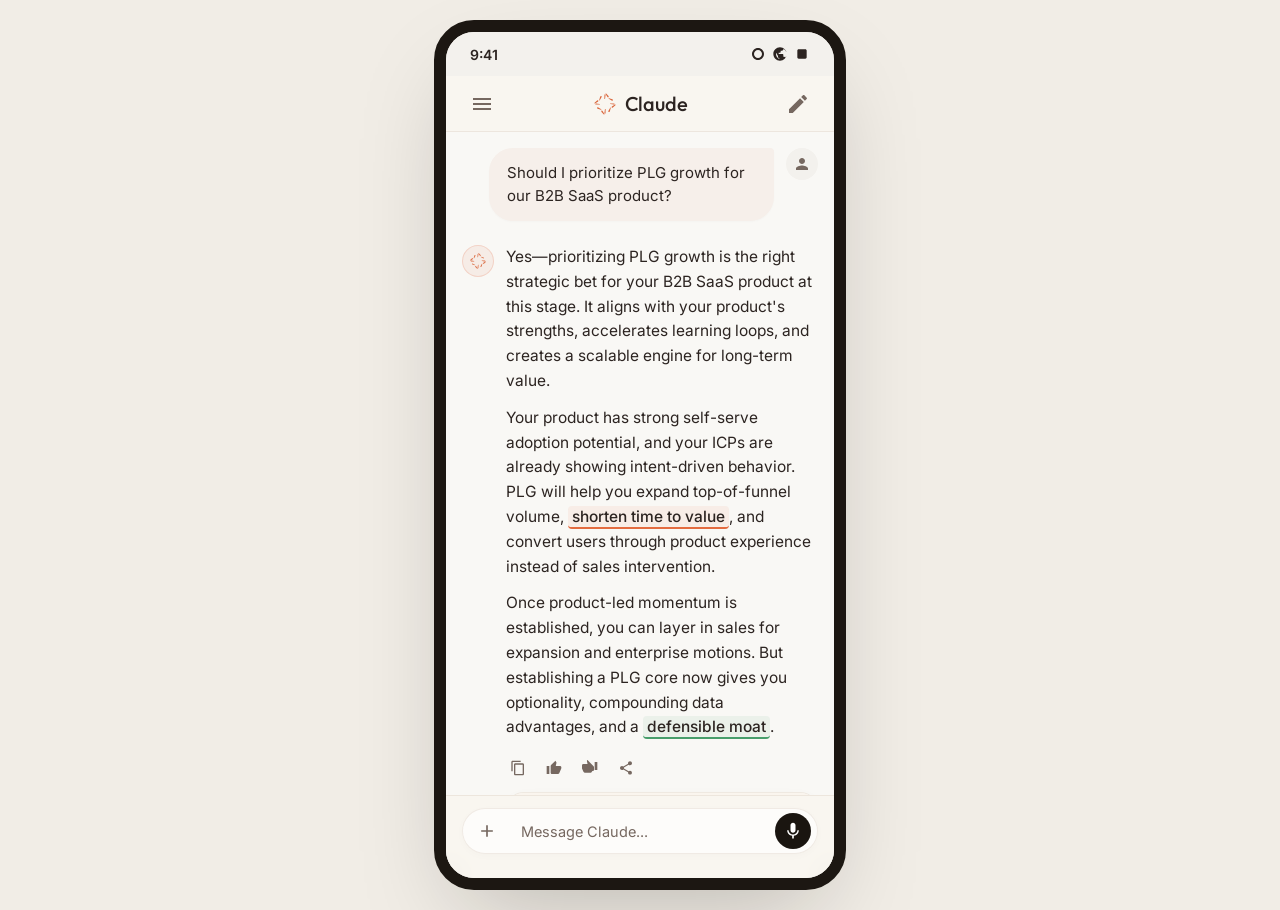
<file: Phase_2/index.html>
<!DOCTYPE html>
<html lang="en">
<head>
  <meta charset="UTF-8">
  <meta name="viewport" content="width=device-width, initial-scale=1.0">
  <title>Claude - Reasoning Inspection Layer</title>
  
  <!-- Premium Editorial Fonts -->
  <link rel="preconnect" href="https://fonts.googleapis.com">
  <link rel="preconnect" href="https://fonts.gstatic.com" crossorigin>
  <link href="https://fonts.googleapis.com/css2?family=Inter:wght@300;400;500;600&family=Outfit:wght@400;500;600;700&display=swap" rel="stylesheet">
  
  <!-- Core Stylesheet -->
  <link rel="stylesheet" href="style.css">
</head>
<body>

  <!-- Premium Mobile Frame Wrapper (centered on desktop, fluid on mobile) -->
  <div class="device-wrapper">
    <div class="status-bar">
      <span class="time">9:41</span>
      <div class="status-icons">
        <!-- Signal, Wifi, Battery SVGs -->
        <svg class="status-svg" viewBox="0 0 24 24"><path fill="currentColor" d="M12 3c-4.97 0-9 4.03-9 9s4.03 9 9 9 9-4.03 9-9-4.03-9-9-9zm0 15c-3.31 0-6-2.69-6-6s2.69-6 6-6 6 2.69 6 6-2.69 6-6 6z"/></svg>
        <svg class="status-svg" viewBox="0 0 24 24"><path fill="currentColor" d="M12 2C6.48 2 2 6.48 2 12s4.48 10 10 10 10-4.48 10-10S17.52 2 12 2zm1 17.93c-3.95-.49-7-3.85-7-7.93 0-.62.08-1.21.21-1.79L9 15v1c0 1.1.9 2 2 2v1.93zm6.9-2.53c-.26-.81-1-1.4-1.9-1.4h-1v-3c0-.55-.45-1-1-1h-6v-2h2c.55 0 1-.45 1-1V7h2c1.1 0 2-.9 2-2v-.41c2.93 1.19 5 4.06 5 7.41 0 2.08-.8 3.97-2.1 5.4z"/></svg>
        <svg class="status-svg" viewBox="0 0 24 24"><path fill="currentColor" d="M17 5H7c-1.1 0-2 .9-2 2v10c0 1.1.9 2 2 2h10c1.1 0 2-.9 2-2V7c0-1.1-.9-2-2-2z"/></svg>
      </div>
    </div>

    <!-- Application Body -->
    <div class="chat-app-container">
      
      <!-- Top Navigation Header -->
      <header class="app-header">
        <button class="header-action-btn" id="menu-btn" aria-label="Open navigation menu">
          <svg viewBox="0 0 24 24" class="header-icon"><path fill="currentColor" d="M3 18h18v-2H3v2zm0-5h18v-2H3v2zm0-7v2h18V6H3z"/></svg>
        </button>
        
        <div class="app-brand">
          <svg class="brand-logo" viewBox="0 0 100 100" aria-hidden="true">
            <!-- Dynamic 8-pointed starburst representing Claude's logo style -->
            <path fill="currentColor" d="M47.7,13.7C46.9,8,53.1,8,52.3,13.7l-2,14c-.1.8-.7,1.4-1.5,1.4s-1.4-.7-1.5-1.4L47.7,13.7z M30,19.2c2.9-4.9,8.3-1.8,5.4,3.1l-7,12.1c-.4.7-1.2.9-1.9.5s-.9-1.2-.5-1.9L30,19.2z M17,35.4c4.9-2.9,8,2.3,3.1,5.2l-12.1,7c-.7.4-1.6.2-2-.5s-.2-1.6.5-2L17,35.4z M13.7,52.3C8,53.1,8,46.9,13.7,47.7l14,2c.8.1,1.4.7,1.4,1.5s-.7,1.4-1.4,1.4L13.7,52.3z M19.2,70c-4.9-2.9-1.8-8.3,3.1-5.4l12.1,7c.7.4.9,1.2.5,1.9s-1.2.9-1.9.5L19.2,70z M35.4,83c-2.9-4.9,2.3-8,5.2-3.1l7,12.1c.4.7.2,1.6-.5,2s-1.6.2-2-.5L35.4,83z M52.3,86.3c.8,5.7-5.4,5.7-4.6,0l2-14c.1-.8.7-1.4,1.5-1.4s1.4.7,1.4,1.4L52.3,86.3z M70,80.8c-2.9,4.9-8.3,1.8-5.4-3.1l7-12.1c.4-.7,1.2-.9,1.9-.5s.9,1.2.5,1.9L70,80.8z M83,64.6c-4.9,2.9-8-2.3-3.1-5.2l12.1-7c.7-.4,1.6-.2,2,.5s.2,1.6-.5,2L83,64.6z M86.3,47.7c5.7-.8,5.7,5.4,0,4.6l-14-2c-.8-.1-1.4-.7-1.4-1.5s.7-1.4,1.4-1.4L86.3,47.7z M80.8,30c4.9,2.9,1.8,8.3-3.1,5.4l-12.1-7c-.7-.4-.9-1.2-.5-1.9s1.2-.9,1.9-.5L80.8,30z M64.6,17c2.9,4.9-2.3,8-5.2,3.1l-7-12.1c-.4-.7-.2-1.6.5-2s1.6-.2,2,.5L64.6,17z"/>
          </svg>
          <span class="brand-text">Claude</span>
        </div>
        
        <button class="header-action-btn" id="new-draft-btn" aria-label="Start new draft">
          <svg viewBox="0 0 24 24" class="header-icon"><path fill="currentColor" d="M3 17.25V21h3.75L17.81 9.94l-3.75-3.75L3 17.25zM20.71 7.04c.39-.39.39-1.02 0-1.41l-2.34-2.34c-.39-.39-1.02-.39-1.41 0l-1.83 1.83 3.75 3.75 1.83-1.83z"/></svg>
        </button>
      </header>

      <!-- Scrollable Message Feed -->
      <main class="chat-viewport" id="chat-viewport">
        <div class="chat-thread">
          
          <!-- User Prompt Card -->
          <div class="message user-message-wrapper">
            <div class="user-avatar" aria-hidden="true">
              <svg viewBox="0 0 24 24" class="avatar-svg"><path fill="currentColor" d="M12 12c2.21 0 4-1.79 4-4s-1.79-4-4-4-4 1.79-4 4 1.79 4 4 4zm0 2c-2.67 0-8 1.34-8 4v2h16v-2c0-2.66-5.33-4-8-4z"/></svg>
            </div>
            <div class="user-prompt-card">
              <p class="user-prompt-text" id="user-prompt-content">Should I prioritize PLG growth for our B2B SaaS product?</p>
            </div>
          </div>

          <!-- Assistant Response (with inline highlights & expandable reflection drawer) -->
          <div class="message assistant-message-wrapper">
            <div class="assistant-avatar" aria-hidden="true">
              <!-- Replicating the Claude avatar from screenshot -->
              <div class="brand-avatar-glow">
                <svg viewBox="0 0 100 100" class="brand-avatar-svg"><path fill="currentColor" d="M47.7,13.7C46.9,8,53.1,8,52.3,13.7l-2,14c-.1.8-.7,1.4-1.5,1.4s-1.4-.7-1.5-1.4L47.7,13.7z M30,19.2c2.9-4.9,8.3-1.8,5.4,3.1l-7,12.1c-.4.7-1.2.9-1.9.5s-.9-1.2-.5-1.9L30,19.2z M17,35.4c4.9-2.9,8,2.3,3.1,5.2l-12.1,7c-.7.4-1.6.2-2-.5s-.2-1.6.5-2L17,35.4z M13.7,52.3C8,53.1,8,46.9,13.7,47.7l14,2c.8.1,1.4.7,1.4,1.5s-.7,1.4-1.4,1.4L13.7,52.3z M19.2,70c-4.9-2.9-1.8-8.3,3.1-5.4l12.1,7c.7.4.9,1.2.5,1.9s-1.2.9-1.9.5L19.2,70z M35.4,83c-2.9-4.9,2.3-8,5.2-3.1l7,12.1c.4.7.2,1.6-.5,2s-1.6.2-2-.5L35.4,83z M52.3,86.3c.8,5.7-5.4,5.7-4.6,0l2-14c.1-.8.7-1.4,1.5-1.4s1.4.7,1.4,1.4L52.3,86.3z M70,80.8c-2.9,4.9-8.3,1.8-5.4-3.1l7-12.1c.4-.7,1.2-.9,1.9-.5s.9,1.2.5,1.9L70,80.8z M83,64.6c-4.9,2.9-8-2.3-3.1-5.2l12.1-7c.7-.4,1.6-.2,2,.5s.2,1.6-.5,2L83,64.6z M86.3,47.7c5.7-.8,5.7,5.4,0,4.6l-14-2c-.8-.1-1.4-.7-1.4-1.5s.7-1.4,1.4-1.4L86.3,47.7z M80.8,30c4.9,2.9,1.8,8.3-3.1,5.4l-12.1-7c-.7-.4-.9-1.2-.5-1.9s1.2-.9,1.9-.5L80.8,30z M64.6,17c2.9,4.9-2.3,8-5.2,3.1l-7-12.1c-.4-.7-.2-1.6.5-2s1.6-.2,2,.5L64.6,17z"/></svg>
              </div>
            </div>
            
            <div class="assistant-bubble-container">
              <!-- AI Core Response Paragraph Content (Will be dynamically populated, loaded with fallback) -->
              <div class="response-text-wrapper" id="response-content-area">
                <p class="loading-placeholder-text">Analyzing reasoning vectors and parsing structured data...</p>
              </div>
              
              <!-- Quick Interaction toolbar -->
              <div class="response-action-toolbar">
                <button class="tool-btn" aria-label="Copy response">
                  <svg viewBox="0 0 24 24" class="tool-icon"><path fill="currentColor" d="M16 1H4c-1.1 0-2 .9-2 2v14h2V3h12V1zm3 4H8c-1.1 0-2 .9-2 2v14c0 1.1.9 2 2 2h11c1.1 0 2-.9 2-2V7c0-1.1-.9-2-2-2zm0 16H8V7h11v14z"/></svg>
                </button>
                <button class="tool-btn" aria-label="Thumbs up">
                  <svg viewBox="0 0 24 24" class="tool-icon"><path fill="currentColor" d="M1 21h4V9H1v12zm22-10c0-1.1-.9-2-2-2h-6.31l.95-4.57.03-.32c0-.41-.17-.79-.44-1.06L14.17 1 7.59 7.59C7.22 7.95 7 8.45 7 9v10c0 1.1.9 2 2 2h9c.83 0 1.54-.5 1.84-1.22l3.02-7.05c.09-.23.14-.47.14-.73v-2z"/></svg>
                </button>
                <button class="tool-btn" aria-label="Thumbs down">
                  <svg viewBox="0 0 24 24" class="tool-icon"><path fill="currentColor" d="M19 15h4V3h-4v12zm-4 2c0 1.1-.9 2-2 2H4c-.83 0-1.54-.5-1.84-1.22l-3.02-7.05C.05 10.5.01 10.27.01 10V8c0-1.1.9-2 2-2h6.31L7.37 1.43c-.02-.1-.03-.2-.03-.3 0-.55.45-1 1-1l3.5 3.5 5.59 5.59c.37.37.57.87.57 1.42v5z"/></svg>
                </button>
                <button class="tool-btn" aria-label="Share">
                  <svg viewBox="0 0 24 24" class="tool-icon"><path fill="currentColor" d="M18 16.08c-.76 0-1.44.3-1.96.77L8.91 12.7c.05-.23.09-.46.09-.7s-.04-.47-.09-.7l7.05-4.11c.54.5 1.25.81 2.04.81 1.66 0 3-1.34 3-3s-1.34-3-3-3-3 1.34-3 3c0 .24.04.47.09.7L8.04 9.81C7.5 9.31 6.79 9 6 9c-1.66 0-3 1.34-3 3s1.34 3 3 3c.79 0 1.5-.31 2.04-.81l7.12 4.16c-.05.21-.08.43-.08.65 0 1.61 1.31 2.92 2.92 2.92s2.92-1.31 2.92-2.92c0-1.61-1.31-2.92-2.92-2.92z"/></svg>
                </button>
              </div>

              <!-- ======================================================= -->
              <!-- SMART REFLECTION LAYER (Interactive DOM Workspace Container) -->
              <!-- ======================================================= -->
              <div class="reflection-drawer-container collapsed" id="reflection-drawer">
                
                <!-- Toggle Expansion Trigger Bar -->
                <button class="reflection-trigger-bar" id="reflection-trigger-btn" aria-expanded="false" aria-controls="reflection-accordion-wrapper">
                  <div class="trigger-label-group">
                    <div class="shield-icon-wrapper">
                      <!-- Warm brown/orange outline shield icon -->
                      <svg class="shield-svg" viewBox="0 0 24 24"><path fill="none" stroke="currentColor" stroke-width="2" d="M12 22s8-4 8-10V5l-8-3-8 3v7c0 6 8 10 8 10z"/></svg>
                    </div>
                    <div class="trigger-text-wrapper">
                      <span class="trigger-title">Reflection Mode Active</span>
                      <span class="trigger-subtitle">Reasoning inspection and judgment layer</span>
                    </div>
                  </div>
                  <div class="trigger-action-group">
                    <svg class="chevron-svg" viewBox="0 0 24 24"><path fill="currentColor" d="M7.41 15.41L12 10.83l4.59 4.58L18 14l-6-6-6 6z"/></svg>
                  </div>
                </button>

                <!-- Expanded Accordion Content (Smoothly expanding height) -->
                <div class="reflection-accordion-wrapper" id="reflection-accordion-wrapper">
                  <div class="accordion-inner-content">
                    
                    <!-- Module 1: Assumptions Detected -->
                    <div class="reflection-card-accordion collapsed" id="card-assumptions" data-hl-target="hl-1">
                      <button class="card-trigger">
                        <div class="card-title-group">
                          <div class="card-icon-frame color-orange">
                            <svg class="card-icon" viewBox="0 0 24 24"><path fill="currentColor" d="M14 2H6c-1.1 0-1.99.9-1.99 2L4 20c0 1.1.89 2 1.99 2H18c1.1 0 2-.9 2-2V8l-6-6zm2 16H8v-2h8v2zm0-4H8v-2h8v2zm-3-5V3.5L18.5 9H13z"/></svg>
                          </div>
                          <span class="card-heading-title">1. Assumptions Detected</span>
                          <span class="badge-tag tag-orange">Reasoning inspection</span>
                        </div>
                        <svg class="card-chevron" viewBox="0 0 24 24"><path fill="currentColor" d="M16.59 8.59L12 13.17 7.41 8.59 6 10l6 6 6-6z"/></svg>
                      </button>
                      <div class="card-body-wrapper">
                        <div class="card-body-content" id="content-assumptions">
                          <!-- Filled dynamically by JavaScript -->
                        </div>
                      </div>
                    </div>

                    <!-- Module 2: Missing Context -->
                    <div class="reflection-card-accordion collapsed" id="card-context">
                      <button class="card-trigger">
                        <div class="card-title-group">
                          <div class="card-icon-frame color-yellow">
                            <svg class="card-icon" viewBox="0 0 24 24"><path fill="currentColor" d="M12 2C6.48 2 2 6.48 2 12s4.48 10 10 10 10-4.48 10-10S17.52 2 12 2zm1 16h-2v-2h2v2zm1.07-7.75l-.9.92C12.45 11.9 12 12.5 12 14h-2v-.5c0-1.1.45-2.1 1.17-2.83l1.24-1.26c.37-.36.59-.86.59-1.41 0-1.1-.9-2-2-2s-2 .9-2 2H5c0-3.87 3.13-7 7-7s7 3.13 7 7c0 1.17-.45 2.23-1.17 3.07z"/></svg>
                          </div>
                          <span class="card-heading-title">2. Missing Context</span>
                          <span class="badge-tag tag-yellow">Potential context gap</span>
                        </div>
                        <svg class="card-chevron" viewBox="0 0 24 24"><path fill="currentColor" d="M16.59 8.59L12 13.17 7.41 8.59 6 10l6 6 6-6z"/></svg>
                      </button>
                      <div class="card-body-wrapper">
                        <div class="card-body-content" id="content-context">
                          <!-- Filled dynamically by JavaScript -->
                        </div>
                      </div>
                    </div>

                    <!-- Module 3: Uncertainty Boundary -->
                    <div class="reflection-card-accordion collapsed" id="card-uncertainty">
                      <button class="card-trigger">
                        <div class="card-title-group">
                          <div class="card-icon-frame color-purple">
                            <svg class="card-icon" viewBox="0 0 24 24"><path fill="currentColor" d="M5 9.2h3V19H5zM10.6 5h2.8v14h-2.8zm5.6 8H19v6h-2.8z"/></svg>
                          </div>
                          <span class="card-heading-title">3. Uncertainty Boundary</span>
                          <span class="badge-tag tag-purple">Confidence consideration</span>
                        </div>
                        <svg class="card-chevron" viewBox="0 0 24 24"><path fill="currentColor" d="M16.59 8.59L12 13.17 7.41 8.59 6 10l6 6 6-6z"/></svg>
                      </button>
                      <div class="card-body-wrapper">
                        <div class="card-body-content" id="content-uncertainty">
                          <!-- Filled dynamically by JavaScript -->
                        </div>
                      </div>
                    </div>

                    <!-- Module 4: Alternative Perspectives -->
                    <div class="reflection-card-accordion collapsed" id="card-alternatives" data-hl-target="hl-2">
                      <button class="card-trigger">
                        <div class="card-title-group">
                          <div class="card-icon-frame color-green">
                            <svg class="card-icon" viewBox="0 0 24 24"><path fill="currentColor" d="M22 9V7h-2V5c0-1.1-.9-2-2-2h-2V1h-2v2H8V1H6v2H4c-1.1 0-2 .9-2 2v2H0v2h2v4H0v2h2v2c0 1.1.9 2 2 2h2v2h2v-2h8v2h2v-2h2c1.1 0 2-.9 2-2v-2h2v-2h-2v-4h2zm-4 8H6V7h12v10z"/></svg>
                          </div>
                          <span class="card-heading-title">4. Alternative Perspective</span>
                          <span class="badge-tag tag-green">Alternative interpretation</span>
                        </div>
                        <svg class="card-chevron" viewBox="0 0 24 24"><path fill="currentColor" d="M16.59 8.59L12 13.17 7.41 8.59 6 10l6 6 6-6z"/></svg>
                      </button>
                      <div class="card-body-wrapper">
                        <div class="card-body-content" id="content-alternatives">
                          <!-- Filled dynamically by JavaScript -->
                        </div>
                      </div>
                    </div>

                    <!-- Module 5: Reflection Prompt -->
                    <div class="reflection-card-accordion collapsed" id="card-prompt">
                      <button class="card-trigger">
                        <div class="card-title-group">
                          <div class="card-icon-frame color-red">
                            <svg class="card-icon" viewBox="0 0 24 24"><path fill="currentColor" d="M9 21c0 .55.45 1 1 1h4c.55 0 1-.45 1-1v-1H9v1zm3-19C8.14 2 5 5.14 5 9c0 2.38 1.19 4.47 3 5.74V17c0 .55.45 1 1 1h6c.55 0 1-.45 1-1v-2.26c1.81-1.27 3-3.36 3-5.74 0-3.86-3.14-7-7-7zm2.85 11.1l-.85.6V16h-4v-2.3l-.85-.6C8.62 12.07 8 10.59 8 9c0-2.21 1.79-4 4-4s4 1.79 4 4c0 1.59-.62 3.07-1.15 4.1z"/></svg>
                          </div>
                          <span class="card-heading-title">5. Reflection Prompt</span>
                          <span class="badge-tag tag-red">Deeper evaluation</span>
                        </div>
                        <svg class="card-chevron" viewBox="0 0 24 24"><path fill="currentColor" d="M16.59 8.59L12 13.17 7.41 8.59 6 10l6 6 6-6z"/></svg>
                      </button>
                      <div class="card-body-wrapper">
                        <div class="card-body-content" id="content-prompt">
                          <!-- Filled dynamically by JavaScript -->
                        </div>
                      </div>
                    </div>

                  </div>
                </div>

              </div>
              <!-- ======================================================= -->

            </div>
          </div>

        </div>
      </main>

      <!-- Bottom Chat Inputs -->
      <footer class="chat-footer-bar">
        <div class="input-actions-wrapper">
          <button class="footer-action-btn" id="attach-btn" aria-label="Upload document/files">
            <svg viewBox="0 0 24 24" class="footer-icon"><path fill="currentColor" d="M19 13h-6v6h-2v-6H5v-2h6V5h2v6h6v2z"/></svg>
          </button>
          
          <div class="text-input-frame">
            <textarea class="chat-text-area" id="prompt-input" rows="1" placeholder="Message Claude..."></textarea>
          </div>
          
          <button class="footer-action-btn speech-wave-btn" id="speech-btn" aria-label="Audio record">
            <!-- Audio capture standard icon -->
            <svg viewBox="0 0 24 24" class="footer-icon"><path fill="currentColor" d="M12 14c1.66 0 3-1.34 3-3V5c0-1.66-1.34-3-3-3S9 3.34 9 5v6c0 1.66 1.34 3 3 3zm5.3-3c0 3-2.54 5.1-5.3 5.1S6.7 14 6.7 11H5c0 3.41 2.72 6.23 6 6.72V21h2v-3.28c3.28-.48 6-3.3 6-6.72h-1.7z"/></svg>
          </button>
        </div>
      </footer>

    </div>
  </div>

  <!-- Core Client Controller -->
  <script src="app.js"></script>
</body>
</html>
</file>
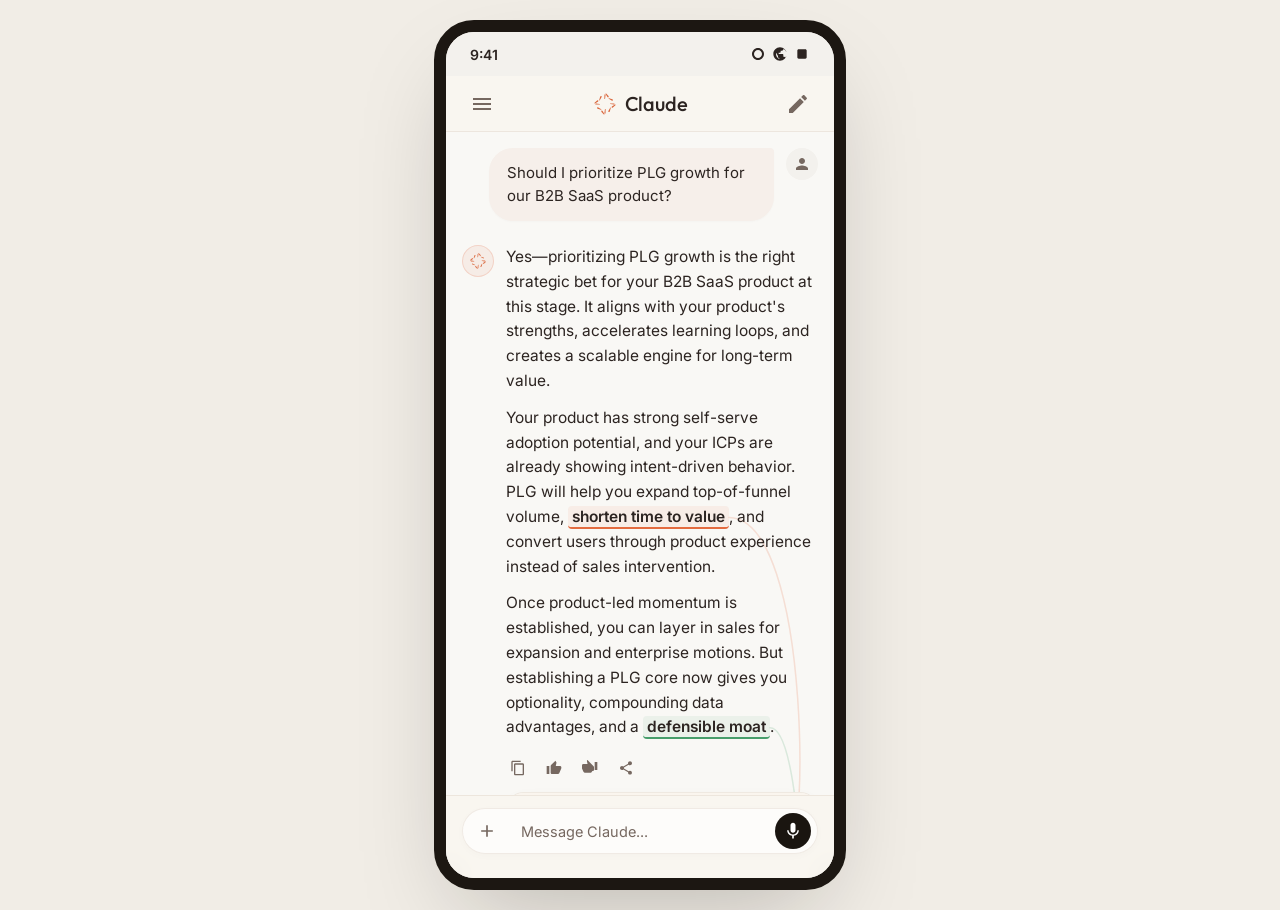
<file: Phase_3/index.html>
<!DOCTYPE html>
<html lang="en">
<head>
  <meta charset="UTF-8">
  <meta name="viewport" content="width=device-width, initial-scale=1.0">
  <title>Claude - Reasoning Inspection Layer with Visual Connectors</title>
  
  <!-- Premium Editorial Fonts -->
  <link rel="preconnect" href="https://fonts.googleapis.com">
  <link rel="preconnect" href="https://fonts.gstatic.com" crossorigin>
  <link href="https://fonts.googleapis.com/css2?family=Inter:wght@300;400;500;600&family=Outfit:wght@400;500;600;700&display=swap" rel="stylesheet">
  
  <!-- Core Stylesheet -->
  <link rel="stylesheet" href="style.css">
</head>
<body>

  <!-- SVG Global Glow Filters Definition -->
  <svg style="position: absolute; width: 0; height: 0; pointer-events: none;" aria-hidden="true">
    <defs>
      <filter id="glow-orange" x="-30%" y="-30%" width="160%" height="160%">
        <feGaussianBlur in="SourceGraphic" stdDeviation="4" result="blur1" />
        <feGaussianBlur in="SourceGraphic" stdDeviation="2" result="blur2" />
        <feMerge>
          <feMergeNode in="blur1" />
          <feMergeNode in="blur2" />
          <feMergeNode in="SourceGraphic" />
        </feMerge>
      </filter>
    </defs>
  </svg>

  <!-- Premium Mobile Frame Wrapper (centered on desktop, fluid on mobile) -->
  <div class="device-wrapper">
    <div class="status-bar">
      <span class="time">9:41</span>
      <div class="status-icons">
        <svg class="status-svg" viewBox="0 0 24 24"><path fill="currentColor" d="M12 3c-4.97 0-9 4.03-9 9s4.03 9 9 9 9-4.03 9-9-4.03-9-9-9zm0 15c-3.31 0-6-2.69-6-6s2.69-6 6-6 6 2.69 6 6-2.69 6-6 6z"/></svg>
        <svg class="status-svg" viewBox="0 0 24 24"><path fill="currentColor" d="M12 2C6.48 2 2 6.48 2 12s4.48 10 10 10 10-4.48 10-10S17.52 2 12 2zm1 17.93c-3.95-.49-7-3.85-7-7.93 0-.62.08-1.21.21-1.79L9 15v1c0 1.1.9 2 2 2v1.93zm6.9-2.53c-.26-.81-1-1.4-1.9-1.4h-1v-3c0-.55-.45-1-1-1h-6v-2h2c.55 0 1-.45 1-1V7h2c1.1 0 2-.9 2-2v-.41c2.93 1.19 5 4.06 5 7.41 0 2.08-.8 3.97-2.1 5.4z"/></svg>
        <svg class="status-svg" viewBox="0 0 24 24"><path fill="currentColor" d="M17 5H7c-1.1 0-2 .9-2 2v10c0 1.1.9 2 2 2h10c1.1 0 2-.9 2-2V7c0-1.1-.9-2-2-2z"/></svg>
      </div>
    </div>

    <!-- Application Body -->
    <div class="chat-app-container">
      
      <!-- Top Navigation Header -->
      <header class="app-header">
        <button class="header-action-btn" id="menu-btn" aria-label="Open navigation menu">
          <svg viewBox="0 0 24 24" class="header-icon"><path fill="currentColor" d="M3 18h18v-2H3v2zm0-5h18v-2H3v2zm0-7v2h18V6H3z"/></svg>
        </button>
        
        <div class="app-brand">
          <svg class="brand-logo" viewBox="0 0 100 100" aria-hidden="true">
            <path fill="currentColor" d="M47.7,13.7C46.9,8,53.1,8,52.3,13.7l-2,14c-.1.8-.7,1.4-1.5,1.4s-1.4-.7-1.5-1.4L47.7,13.7z M30,19.2c2.9-4.9,8.3-1.8,5.4,3.1l-7,12.1c-.4.7-1.2.9-1.9.5s-.9-1.2-.5-1.9L30,19.2z M17,35.4c4.9-2.9,8,2.3,3.1,5.2l-12.1,7c-.7.4-1.6.2-2-.5s-.2-1.6.5-2L17,35.4z M13.7,52.3C8,53.1,8,46.9,13.7,47.7l14,2c.8.1,1.4.7,1.4,1.5s-.7,1.4-1.4,1.4L13.7,52.3z M19.2,70c-4.9-2.9-1.8-8.3,3.1-5.4l12.1,7c.7.4.9,1.2.5,1.9s-1.2.9-1.9.5L19.2,70z M35.4,83c-2.9-4.9,2.3-8,5.2-3.1l7,12.1c.4.7.2,1.6-.5,2s-1.6.2-2-.5L35.4,83z M52.3,86.3c.8,5.7-5.4,5.7-4.6,0l2-14c.1-.8.7-1.4,1.5-1.4s1.4.7,1.4,1.4L52.3,86.3z M70,80.8c-2.9,4.9-8.3,1.8-5.4-3.1l7-12.1c.4-.7,1.2-.9,1.9-.5s.9,1.2.5,1.9L70,80.8z M83,64.6c-4.9,2.9-8-2.3-3.1-5.2l12.1-7c.7-.4,1.6-.2,2,.5s.2,1.6-.5,2L83,64.6z M86.3,47.7c5.7-.8,5.7,5.4,0,4.6l-14-2c-.8-.1-1.4-.7-1.4-1.5s.7-1.4,1.4-1.4L86.3,47.7z M80.8,30c4.9,2.9,1.8,8.3-3.1,5.4l-12.1-7c-.7-.4-.9-1.2-.5-1.9s1.2-.9,1.9-.5L80.8,30z M64.6,17c2.9,4.9-2.3,8-5.2,3.1l-7-12.1c-.4-.7-.2-1.6.5-2s1.6-.2,2,.5L64.6,17z"/>
          </svg>
          <span class="brand-text">Claude</span>
        </div>
        
        <button class="header-action-btn" id="new-draft-btn" aria-label="Start new draft">
          <svg viewBox="0 0 24 24" class="header-icon"><path fill="currentColor" d="M3 17.25V21h3.75L17.81 9.94l-3.75-3.75L3 17.25zM20.71 7.04c.39-.39.39-1.02 0-1.41l-2.34-2.34c-.39-.39-1.02-.39-1.41 0l-1.83 1.83 3.75 3.75 1.83-1.83z"/></svg>
        </button>
      </header>

      <!-- Scrollable Message Feed -->
      <main class="chat-viewport" id="chat-viewport">
        <div class="chat-thread">
          
          <!-- User Prompt Card -->
          <div class="message user-message-wrapper">
            <div class="user-avatar" aria-hidden="true">
              <svg viewBox="0 0 24 24" class="avatar-svg"><path fill="currentColor" d="M12 12c2.21 0 4-1.79 4-4s-1.79-4-4-4-4 1.79-4 4 1.79 4 4 4zm0 2c-2.67 0-8 1.34-8 4v2h16v-2c0-2.66-5.33-4-8-4z"/></svg>
            </div>
            <div class="user-prompt-card">
              <p class="user-prompt-text" id="user-prompt-content">Should I prioritize PLG growth for our B2B SaaS product?</p>
            </div>
          </div>

          <!-- Assistant Response (with inline highlights & expandable reflection drawer) -->
          <div class="message assistant-message-wrapper">
            <div class="assistant-avatar" aria-hidden="true">
              <div class="brand-avatar-glow">
                <svg viewBox="0 0 100 100" class="brand-avatar-svg"><path fill="currentColor" d="M47.7,13.7C46.9,8,53.1,8,52.3,13.7l-2,14c-.1.8-.7,1.4-1.5,1.4s-1.4-.7-1.5-1.4L47.7,13.7z M30,19.2c2.9-4.9,8.3-1.8,5.4,3.1l-7,12.1c-.4.7-1.2.9-1.9.5s-.9-1.2-.5-1.9L30,19.2z M17,35.4c4.9-2.9,8,2.3,3.1,5.2l-12.1,7c-.7.4-1.6.2-2-.5s-.2-1.6.5-2L17,35.4z M13.7,52.3C8,53.1,8,46.9,13.7,47.7l14,2c.8.1,1.4.7,1.4,1.5s-.7,1.4-1.4,1.4L13.7,52.3z M19.2,70c-4.9-2.9-1.8-8.3,3.1-5.4l12.1,7c.7.4.9,1.2.5,1.9s-1.2.9-1.9.5L19.2,70z M35.4,83c-2.9-4.9,2.3-8,5.2-3.1l7,12.1c.4.7.2,1.6-.5,2s-1.6.2-2-.5L35.4,83z M52.3,86.3c.8,5.7-5.4,5.7-4.6,0l2-14c.1-.8.7-1.4,1.5-1.4s1.4.7,1.4,1.4L52.3,86.3z M70,80.8c-2.9,4.9-8.3,1.8-5.4-3.1l7-12.1c.4-.7,1.2-.9,1.9-.5s.9,1.2.5,1.9L70,80.8z M83,64.6c-4.9,2.9-8-2.3-3.1-5.2l12.1-7c.7-.4,1.6-.2,2,.5s.2,1.6-.5,2L83,64.6z M86.3,47.7c5.7-.8,5.7,5.4,0,4.6l-14-2c-.8-.1-1.4-.7-1.4-1.5s.7-1.4,1.4-1.4L86.3,47.7z M80.8,30c4.9,2.9,1.8,8.3-3.1,5.4l-12.1-7c-.7-.4-.9-1.2-.5-1.9s1.2-.9,1.9-.5L80.8,30z M64.6,17c2.9,4.9-2.3,8-5.2,3.1l-7-12.1c-.4-.7-.2-1.6.5-2s1.6-.2,2,.5L64.6,17z"/></svg>
              </div>
            </div>
            
            <div class="assistant-bubble-container" id="assistant-bubble-container">
              
              <!-- ======================================================= -->
              <!-- CONNECTOR CANVAS overlay stretched to capture coordinate spans -->
              <!-- ======================================================= -->
              <svg id="connector-canvas" class="connector-canvas" aria-hidden="true">
                <!-- Dynamically drawing Bezier Curves via JavaScript -->
              </svg>
              <!-- ======================================================= -->

              <!-- AI Core Response Paragraph Content -->
              <div class="response-text-wrapper" id="response-content-area">
                <p class="loading-placeholder-text">Analyzing reasoning vectors and parsing structured data...</p>
              </div>
              
              <!-- Quick Interaction toolbar -->
              <div class="response-action-toolbar">
                <button class="tool-btn" aria-label="Copy response">
                  <svg viewBox="0 0 24 24" class="tool-icon"><path fill="currentColor" d="M16 1H4c-1.1 0-2 .9-2 2v14h2V3h12V1zm3 4H8c-1.1 0-2 .9-2 2v14c0 1.1.9 2 2 2h11c1.1 0 2-.9 2-2V7c0-1.1-.9-2-2-2zm0 16H8V7h11v14z"/></svg>
                </button>
                <button class="tool-btn" aria-label="Thumbs up">
                  <svg viewBox="0 0 24 24" class="tool-icon"><path fill="currentColor" d="M1 21h4V9H1v12zm22-10c0-1.1-.9-2-2-2h-6.31l.95-4.57.03-.32c0-.41-.17-.79-.44-1.06L14.17 1 7.59 7.59C7.22 7.95 7 8.45 7 9v10c0 1.1.9 2 2 2h9c.83 0 1.54-.5 1.84-1.22l3.02-7.05c.09-.23.14-.47.14-.73v-2z"/></svg>
                </button>
                <button class="tool-btn" aria-label="Thumbs down">
                  <svg viewBox="0 0 24 24" class="tool-icon"><path fill="currentColor" d="M19 15h4V3h-4v12zm-4 2c0 1.1-.9 2-2 2H4c-.83 0-1.54-.5-1.84-1.22l-3.02-7.05C.05 10.5.01 10.27.01 10V8c0-1.1.9-2 2-2h6.31L7.37 1.43c-.02-.1-.03-.2-.03-.3 0-.55.45-1 1-1l3.5 3.5 5.59 5.59c.37.37.57.87.57 1.42v5z"/></svg>
                </button>
                <button class="tool-btn" aria-label="Share">
                  <svg viewBox="0 0 24 24" class="tool-icon"><path fill="currentColor" d="M18 16.08c-.76 0-1.44.3-1.96.77L8.91 12.7c.05-.23.09-.46.09-.7s-.04-.47-.09-.7l7.05-4.11c.54.5 1.25.81 2.04.81 1.66 0 3-1.34 3-3s-1.34-3-3-3-3 1.34-3 3c0 .24.04.47.09.7L8.04 9.81C7.5 9.31 6.79 9 6 9c-1.66 0-3 1.34-3 3s1.34 3 3 3c.79 0 1.5-.31 2.04-.81l7.12 4.16c-.05.21-.08.43-.08.65 0 1.61 1.31 2.92 2.92 2.92s2.92-1.31 2.92-2.92c0-1.61-1.31-2.92-2.92-2.92z"/></svg>
                </button>
              </div>

              <!-- SMART REFLECTION LAYER (Interactive DOM Workspace Container) -->
              <div class="reflection-drawer-container collapsed" id="reflection-drawer">
                
                <!-- Toggle Expansion Trigger Bar -->
                <button class="reflection-trigger-bar" id="reflection-trigger-btn" aria-expanded="false" aria-controls="reflection-accordion-wrapper">
                  <div class="trigger-label-group">
                    <div class="shield-icon-wrapper">
                      <svg class="shield-svg" viewBox="0 0 24 24"><path fill="none" stroke="currentColor" stroke-width="2" d="M12 22s8-4 8-10V5l-8-3-8 3v7c0 6 8 10 8 10z"/></svg>
                    </div>
                    <div class="trigger-text-wrapper">
                      <span class="trigger-title">Reflection Mode Active</span>
                      <span class="trigger-subtitle">Reasoning inspection and judgment layer</span>
                    </div>
                  </div>
                  <!-- Connector hook target on the header for closed state -->
                  <div class="trigger-action-group" id="header-connector-anchor">
                    <svg class="chevron-svg" viewBox="0 0 24 24"><path fill="currentColor" d="M7.41 15.41L12 10.83l4.59 4.58L18 14l-6-6-6 6z"/></svg>
                  </div>
                </button>

                <!-- Expanded Accordion Content -->
                <div class="reflection-accordion-wrapper" id="reflection-accordion-wrapper">
                  <div class="accordion-inner-content">
                    
                    <!-- Module 1: Assumptions Detected -->
                    <div class="reflection-card-accordion collapsed" id="card-assumptions" data-hl-target="hl-1">
                      <button class="card-trigger">
                        <div class="card-title-group">
                          <div class="card-icon-frame color-orange">
                            <svg class="card-icon" viewBox="0 0 24 24"><path fill="currentColor" d="M14 2H6c-1.1 0-1.99.9-1.99 2L4 20c0 1.1.89 2 1.99 2H18c1.1 0 2-.9 2-2V8l-6-6zm2 16H8v-2h8v2zm0-4H8v-2h8v2zm-3-5V3.5L18.5 9H13z"/></svg>
                          </div>
                          <span class="card-heading-title">1. Assumptions Detected</span>
                          <span class="badge-tag tag-orange">Reasoning inspection</span>
                        </div>
                        <svg class="card-chevron" viewBox="0 0 24 24"><path fill="currentColor" d="M16.59 8.59L12 13.17 7.41 8.59 6 10l6 6 6-6z"/></svg>
                      </button>
                      <div class="card-body-wrapper">
                        <div class="card-body-content" id="content-assumptions">
                          <!-- Filled dynamically by JavaScript -->
                        </div>
                      </div>
                    </div>

                    <!-- Module 2: Missing Context -->
                    <div class="reflection-card-accordion collapsed" id="card-context">
                      <button class="card-trigger">
                        <div class="card-title-group">
                          <div class="card-icon-frame color-yellow">
                            <svg class="card-icon" viewBox="0 0 24 24"><path fill="currentColor" d="M12 2C6.48 2 2 6.48 2 12s4.48 10 10 10 10-4.48 10-10S17.52 2 12 2zm1 16h-2v-2h2v2zm1.07-7.75l-.9.92C12.45 11.9 12 12.5 12 14h-2v-.5c0-1.1.45-2.1 1.17-2.83l1.24-1.26c.37-.36.59-.86.59-1.41 0-1.1-.9-2-2-2s-2 .9-2 2H5c0-3.87 3.13-7 7-7s7 3.13 7 7c0 1.17-.45 2.23-1.17 3.07z"/></svg>
                          </div>
                          <span class="card-heading-title">2. Missing Context</span>
                          <span class="badge-tag tag-yellow">Potential context gap</span>
                        </div>
                        <svg class="card-chevron" viewBox="0 0 24 24"><path fill="currentColor" d="M16.59 8.59L12 13.17 7.41 8.59 6 10l6 6 6-6z"/></svg>
                      </button>
                      <div class="card-body-wrapper">
                        <div class="card-body-content" id="content-context">
                          <!-- Filled dynamically by JavaScript -->
                        </div>
                      </div>
                    </div>

                    <!-- Module 3: Uncertainty Boundary -->
                    <div class="reflection-card-accordion collapsed" id="card-uncertainty">
                      <button class="card-trigger">
                        <div class="card-title-group">
                          <div class="card-icon-frame color-purple">
                            <svg class="card-icon" viewBox="0 0 24 24"><path fill="currentColor" d="M5 9.2h3V19H5zM10.6 5h2.8v14h-2.8zm5.6 8H19v6h-2.8z"/></svg>
                          </div>
                          <span class="card-heading-title">3. Uncertainty Boundary</span>
                          <span class="badge-tag tag-purple">Confidence consideration</span>
                        </div>
                        <svg class="card-chevron" viewBox="0 0 24 24"><path fill="currentColor" d="M16.59 8.59L12 13.17 7.41 8.59 6 10l6 6 6-6z"/></svg>
                      </button>
                      <div class="card-body-wrapper">
                        <div class="card-body-content" id="content-uncertainty">
                          <!-- Filled dynamically by JavaScript -->
                        </div>
                      </div>
                    </div>

                    <!-- Module 4: Alternative Perspectives -->
                    <div class="reflection-card-accordion collapsed" id="card-alternatives" data-hl-target="hl-2">
                      <button class="card-trigger">
                        <div class="card-title-group">
                          <div class="card-icon-frame color-green">
                            <svg class="card-icon" viewBox="0 0 24 24"><path fill="currentColor" d="M22 9V7h-2V5c0-1.1-.9-2-2-2h-2V1h-2v2H8V1H6v2H4c-1.1 0-2 .9-2 2v2H0v2h2v4H0v2h2v2c0 1.1.9 2 2 2h2v2h2v-2h8v2h2v-2h2c1.1 0 2-.9 2-2v-2h2v-2h-2v-4h2zm-4 8H6V7h12v10z"/></svg>
                          </div>
                          <span class="card-heading-title">4. Alternative Perspective</span>
                          <span class="badge-tag tag-green">Alternative interpretation</span>
                        </div>
                        <svg class="card-chevron" viewBox="0 0 24 24"><path fill="currentColor" d="M16.59 8.59L12 13.17 7.41 8.59 6 10l6 6 6-6z"/></svg>
                      </button>
                      <div class="card-body-wrapper">
                        <div class="card-body-content" id="content-alternatives">
                          <!-- Filled dynamically by JavaScript -->
                        </div>
                      </div>
                    </div>

                    <!-- Module 5: Reflection Prompt -->
                    <div class="reflection-card-accordion collapsed" id="card-prompt">
                      <button class="card-trigger">
                        <div class="card-title-group">
                          <div class="card-icon-frame color-red">
                            <svg class="card-icon" viewBox="0 0 24 24"><path fill="currentColor" d="M9 21c0 .55.45 1 1 1h4c.55 0 1-.45 1-1v-1H9v1zm3-19C8.14 2 5 5.14 5 9c0 2.38 1.19 4.47 3 5.74V17c0 .55.45 1 1 1h6c.55 0 1-.45 1-1v-2.26c1.81-1.27 3-3.36 3-5.74 0-3.86-3.14-7-7-7zm2.85 11.1l-.85.6V16h-4v-2.3l-.85-.6C8.62 12.07 8 10.59 8 9c0-2.21 1.79-4 4-4s4 1.79 4 4c0 1.59-.62 3.07-1.15 4.1z"/></svg>
                          </div>
                          <span class="card-heading-title">5. Reflection Prompt</span>
                          <span class="badge-tag tag-red">Deeper evaluation</span>
                        </div>
                        <svg class="card-chevron" viewBox="0 0 24 24"><path fill="currentColor" d="M16.59 8.59L12 13.17 7.41 8.59 6 10l6 6 6-6z"/></svg>
                      </button>
                      <div class="card-body-wrapper">
                        <div class="card-body-content" id="content-prompt">
                          <!-- Filled dynamically by JavaScript -->
                        </div>
                      </div>
                    </div>

                  </div>
                </div>

              </div>
              <!-- ======================================================= -->

            </div>
          </div>

        </div>
      </main>

      <!-- Bottom Chat Inputs -->
      <footer class="chat-footer-bar">
        <div class="input-actions-wrapper">
          <button class="footer-action-btn" id="attach-btn" aria-label="Upload document/files">
            <svg viewBox="0 0 24 24" class="footer-icon"><path fill="currentColor" d="M19 13h-6v6h-2v-6H5v-2h6V5h2v6h6v2z"/></svg>
          </button>
          
          <div class="text-input-frame">
            <textarea class="chat-text-area" id="prompt-input" rows="1" placeholder="Message Claude..."></textarea>
          </div>
          
          <button class="footer-action-btn speech-wave-btn" id="speech-btn" aria-label="Audio record">
            <svg viewBox="0 0 24 24" class="footer-icon"><path fill="currentColor" d="M12 14c1.66 0 3-1.34 3-3V5c0-1.66-1.34-3-3-3S9 3.34 9 5v6c0 1.66 1.34 3 3 3zm5.3-3c0 3-2.54 5.1-5.3 5.1S6.7 14 6.7 11H5c0 3.41 2.72 6.23 6 6.72V21h2v-3.28c3.28-.48 6-3.3 6-6.72h-1.7z"/></svg>
          </button>
        </div>
      </footer>

    </div>
  </div>

  <!-- Core Client Controller -->
  <script src="app.js"></script>
</body>
</html>
</file>
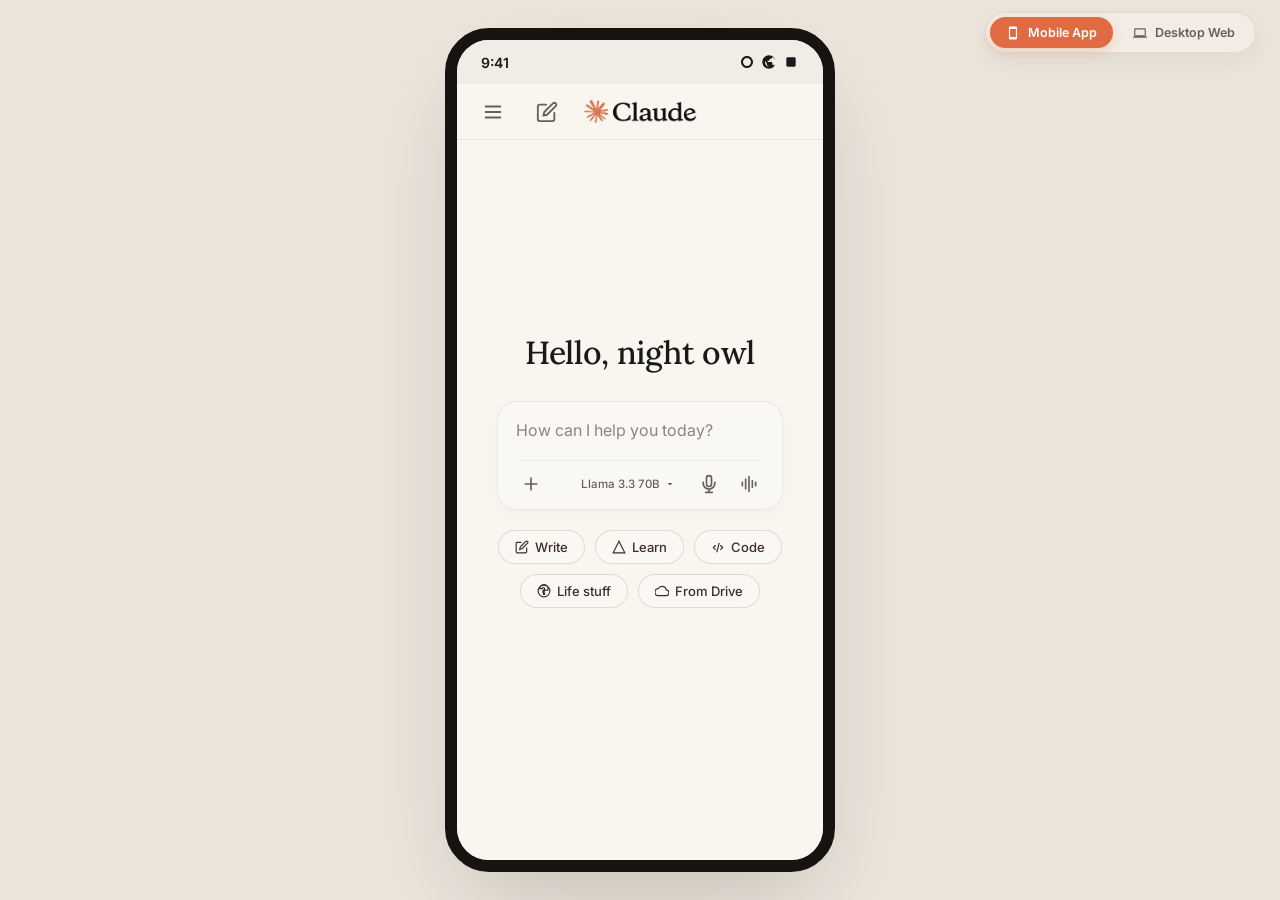
<file: Phase_4/index.html>
<!DOCTYPE html>
<html lang="en">
<head>
  <meta charset="UTF-8">
  <meta name="viewport" content="width=device-width, initial-scale=1.0">
  <title>Claude</title>
  
  <!-- Claude Font Pairings: Outfit (Branding/Headers), Inter (UI Components), Lora (Assistant Serif Text) -->
  <link rel="preconnect" href="https://fonts.googleapis.com">
  <link rel="preconnect" href="https://fonts.gstatic.com" crossorigin>
  <link href="https://fonts.googleapis.com/css2?family=Inter:wght@300;400;500;600;700&family=Outfit:wght@400;500;600;700&family=Lora:ital,wght@0,400;0,500;1,400&display=swap" rel="stylesheet">
  
  <!-- Core Stylesheet -->
  <link rel="stylesheet" href="style.css">
</head>
<body>

  <!-- SVG Global Glow Filters Definition -->
  <svg style="position: absolute; width: 0; height: 0; pointer-events: none;" aria-hidden="true">
    <defs>
      <filter id="glow-orange" x="-30%" y="-30%" width="160%" height="160%">
        <feGaussianBlur in="SourceGraphic" stdDeviation="3" result="blur1" />
        <feGaussianBlur in="SourceGraphic" stdDeviation="1.5" result="blur2" />
        <feMerge>
          <feMergeNode in="blur1" />
          <feMergeNode in="blur2" />
          <feMergeNode in="SourceGraphic" />
        </feMerge>
      </filter>
    </defs>
  </svg>

  <!-- View Mode Switcher Toggle Bar -->
  <div class="view-mode-toggle-container">
    <button class="toggle-btn active" id="toggle-mobile" tabindex="0" aria-label="Switch to Mobile App View">
      <svg class="toggle-icon" viewBox="0 0 24 24" aria-hidden="true"><path fill="currentColor" d="M17 1.01L7 1c-1.1 0-2 .9-2 2v18c0 1.1.9 2 2 2h10c1.1 0 2-.9 2-2V3c0-1.1-.9-1.99-2-1.99zM17 19H7V5h10v14z"/></svg>
      Mobile App
    </button>
    <button class="toggle-btn" id="toggle-desktop" tabindex="0" aria-label="Switch to Desktop Web View">
      <svg class="toggle-icon" viewBox="0 0 24 24" aria-hidden="true"><path fill="currentColor" d="M20 18c1.1 0 1.99-.9 1.99-2L22 6c0-1.1-.9-2-2-2H4c-1.1 0-2 .9-2 2v10c0 1.1.9 2 2 2H0v2h24v-2h-4zM4 6h16v10H4V6z"/></svg>
      Desktop Web
    </button>
  </div>

  <!-- Premium Mobile Frame Wrapper -->
  <div class="device-wrapper">
    <div class="status-bar">
      <span class="time">9:41</span>
      <div class="status-icons">
        <svg class="status-svg" viewBox="0 0 24 24"><path fill="currentColor" d="M12 3c-4.97 0-9 4.03-9 9s4.03 9 9 9 9-4.03 9-9-4.03-9-9-9zm0 15c-3.31 0-6-2.69-6-6s2.69-6 6-6 6 2.69 6 6-2.69 6-6 6z"/></svg>
        <svg class="status-svg" viewBox="0 0 24 24"><path fill="currentColor" d="M12 2C6.48 2 2 6.48 2 12s4.48 10 10 10 10-4.48 10-10S17.52 2 12 2zm1 17.93c-3.95-.49-7-3.85-7-7.93 0-.62.08-1.21.21-1.79L9 15v1c0 1.1.9 2 2 2v1.93zm6.9-2.53c-.26-.81-1-1.4-1.9-1.4h-1v-3c0-.55-.45-1-1-1h-6v-2h2c.55 0 1-.45 1-1V7h2c1.1 0 2-.9 2-2v-.41c2.93 1.19 5 4.06 5 7.41 0 2.08-.8 3.97-2.1 5.4z"/></svg>
        <svg class="status-svg" viewBox="0 0 24 24"><path fill="currentColor" d="M17 5H7c-1.1 0-2 .9-2 2v10c0 1.1.9 2 2 2h10c1.1 0 2-.9 2-2V7c0-1.1-.9-2-2-2z"/></svg>
      </div>
    </div>

    <!-- Application Body -->
    <div class="chat-app-container">
      
      <!-- Top Navigation Header - Identical to Claude's mobile header -->
      <header class="app-header">
        <button class="header-action-btn" id="menu-btn" tabindex="0" role="button" aria-label="Open navigation menu">
          <!-- Hamburger menu SVG -->
          <svg viewBox="0 0 24 24" class="header-icon"><path fill="none" stroke="currentColor" stroke-width="2" stroke-linecap="round" d="M4 6h16M4 12h16M4 18h16"/></svg>
        </button>
        
        <div class="app-brand">
          <img class="brand-logo-img" src="logo.png" alt="Claude">
        </div>
        
        <button class="header-action-btn" id="new-draft-btn" tabindex="0" role="button" aria-label="Start new draft">
          <!-- Pencil & paper pen-edit draft icon -->
          <svg viewBox="0 0 24 24" class="header-icon"><path fill="none" stroke="currentColor" stroke-width="2" stroke-linecap="round" stroke-linejoin="round" d="M11 4H4a2 2 0 0 0-2 2v14a2 2 0 0 0 2 2h14a2 2 0 0 0 2-2v-7M18.5 2.5a2.121 2.121 0 1 1 3 3L12 15l-4 1 1-4Z"/></svg>
        </button>
      </header>
 
      <!-- Scrollable Message Feed -->
      <main class="chat-viewport" id="chat-viewport" tabindex="-1">
        
        <!-- Welcome Screen (Visible by default, hidden once chat starts) -->
        <div class="welcome-container" id="welcome-container">
          <div class="welcome-header">
            <div class="welcome-greeting-group">
              <h1 class="welcome-title">Hello, night owl</h1>
            </div>
          </div>

          <!-- Central Input card mirroring the screenshot layout -->
          <div class="welcome-input-card">
            <textarea class="welcome-text-area" id="welcome-prompt-input" rows="1" placeholder="How can I help you today?"></textarea>
            <div class="welcome-input-footer">
              <button class="welcome-action-btn-left" aria-label="Upload document or files">
                <svg viewBox="0 0 24 24" class="footer-icon"><path fill="none" stroke="currentColor" stroke-width="2" stroke-linecap="round" d="M12 5v14M5 12h14"/></svg>
              </button>
              <div class="welcome-footer-right">
                <span class="welcome-model-indicator" title="Current Active Reasoning Model">
                  Llama 3.3 70B
                  <svg class="chevron-down-svg" viewBox="0 0 24 24"><path fill="currentColor" d="M7 10l5 5 5-5z"/></svg>
                </span>
                <button class="welcome-action-btn-right" aria-label="Voice input record">
                  <svg viewBox="0 0 24 24" class="footer-icon"><path fill="none" stroke="currentColor" stroke-width="2" stroke-linecap="round" stroke-linejoin="round" d="M12 2a3 3 0 0 0-3 3v7a3 3 0 0 0 6 0V5a3 3 0 0 0-3-3zM19 10v1a7 7 0 0 1-14 0v-1M12 19v3M8 22h8"/></svg>
                </button>
                <button class="welcome-speech-wave-btn" aria-label="Speech mode active">
                  <svg viewBox="0 0 24 24" class="footer-icon"><path fill="currentColor" d="M12 3v18M8 6v12M16 8v8M4 10v4M20 10v4" stroke="currentColor" stroke-width="2" stroke-linecap="round"/></svg>
                </button>
              </div>
            </div>
          </div>

          <!-- Premium Pill Suggestions row mirroring the screenshot -->
          <div class="welcome-pills-row">
            <button class="welcome-pill-btn" onclick="selectSuggestion('Write a strategic positioning analysis for our product')">
              <svg viewBox="0 0 24 24" class="pill-icon"><path fill="none" stroke="currentColor" stroke-width="2" d="M11 4H4a2 2 0 0 0-2 2v14a2 2 0 0 0 2 2h14a2 2 0 0 0 2-2v-7M18.5 2.5a2.121 2.121 0 1 1 3 3L12 15l-4 1 1-4Z"/></svg>
              Write
            </button>
            <button class="welcome-pill-btn" onclick="selectSuggestion('Evaluate the market entry boundaries and SaaS alternative perspectives')">
              <svg viewBox="0 0 24 24" class="pill-icon"><path fill="none" stroke="currentColor" stroke-width="2" d="M12 2L2 22h20L12 2z"/></svg>
              Learn
            </button>
            <button class="welcome-pill-btn" onclick="selectSuggestion('Format this raw python cohort list cleanly')">
              <svg viewBox="0 0 24 24" class="pill-icon"><path fill="none" stroke="currentColor" stroke-width="2" d="M8 9l-4 4 4 4m8-8l4 4-4 4m-2-12l-4 16"/></svg>
              Code
            </button>
            <button class="welcome-pill-btn" onclick="selectSuggestion('Should I prioritize PLG growth for our B2B SaaS product?')">
              <svg viewBox="0 0 24 24" class="pill-icon"><path fill="none" stroke="currentColor" stroke-width="2" d="M12 2C6.48 2 2 6.48 2 12s4.48 10 10 10 10-4.48 10-10S17.52 2 12 2zm1 16h-2v-2h2v2zm1.07-7.75l-.9.92C12.45 11.9 12 12.5 12 14h-2v-.5c0-1.1.45-2.1 1.17-2.83l1.24-1.26c.37-.36.59-.86.59-1.41 0-1.1-.9-2-2-2s-2 .9-2 2H5c0-3.87 3.13-7 7-7s7 3.13 7 7c0 1.17-.45 2.23-1.17 3.07z"/></svg>
              Life stuff
            </button>
            <button class="welcome-pill-btn" onclick="selectSuggestion('Import context and assumptions from our project data')">
              <svg viewBox="0 0 24 24" class="pill-icon"><path fill="none" stroke="currentColor" stroke-width="2" d="M19.35 10.04C18.67 6.59 15.64 4 12 4 9.11 4 6.6 5.64 5.35 8.04 2.34 8.36 0 10.91 0 14c0 3.31 2.69 6 6 6h13c2.76 0 5-2.24 5-5 0-2.64-2.05-4.78-4.65-4.96z"/></svg>
              From Drive
            </button>
          </div>
        </div>

        <!-- Scrollable Chat Thread (starts empty, filled dynamically) -->
        <div class="chat-thread" id="chat-thread">
          <!-- Filled dynamically by app.js -->
        </div>
      </main>

      <!-- Bottom Chat Inputs - Replicating Claude's clean prompt input -->
      <footer class="chat-footer-bar">
        <div class="input-actions-wrapper">
          <button class="footer-action-btn" id="attach-btn" tabindex="0" role="button" aria-label="Upload document or files">
            <!-- Plus attachment icon -->
            <svg viewBox="0 0 24 24" class="footer-icon"><path fill="none" stroke="currentColor" stroke-width="2" stroke-linecap="round" d="M12 5v14M5 12h14"/></svg>
          </button>
          
          <div class="text-input-frame">
            <textarea class="chat-text-area" id="prompt-input" rows="1" tabindex="0" aria-label="Message text entry" placeholder="Message Claude..."></textarea>
          </div>
          
          <button class="footer-action-btn speech-wave-btn" id="speech-btn" tabindex="0" role="button" aria-label="Voice input record">
            <!-- Mic icon inside dark round button -->
            <svg viewBox="0 0 24 24" class="footer-icon"><path fill="none" stroke="currentColor" stroke-width="2" stroke-linecap="round" stroke-linejoin="round" d="M12 2a3 3 0 0 0-3 3v7a3 3 0 0 0 6 0V5a3 3 0 0 0-3-3zM19 10v1a7 7 0 0 1-14 0v-1M12 19v3M8 22h8"/></svg>
          </button>
        </div>
      </footer>

    </div>
  </div>

  <script src="app.js"></script>
</body>
</html>
</file>
<file: Phase_2/style.css>
/* ==========================================================================
   SMART REFLECTION LAYER - PREMIUM DESIGN SYSTEM
   Theme: Claude Warm-Ivory, Glassmorphism, Sophisticated Editorial Typography
   ========================================================================== */

:root {
  /* Premium Warm Palette */
  --bg-primary: hsl(40, 25%, 97%);      /* Soft warm cream base */
  --bg-device: hsl(40, 20%, 94%);       /* Subtle border/device context */
  --bg-card: rgba(255, 255, 255, 0.72);  /* Crisp white card backdrops */
  --bg-user-bubble: hsl(40, 20%, 94%);  /* Neutral soft bubble */
  --border-muted: rgba(215, 200, 185, 0.35); /* Elegant warm line dividers */
  
  /* Text Branding Colors */
  --text-main: hsl(20, 15%, 15%);       /* Ink black-charcoal */
  --text-muted: hsl(20, 10%, 42%);     /* Sophisticated muted slate */
  --brand-orange: hsl(16, 68%, 55%);    /* Claude signature warm orange */
  --brand-orange-light: hsla(16, 68%, 55%, 0.08);
  --brand-orange-glow: hsla(16, 68%, 55%, 0.16);

  /* Color-Coded Categorical Reasoning Envelopes */
  --color-assumption: hsl(16, 75%, 57%);      /* Distinct orange */
  --color-context: hsl(40, 75%, 48%);         /* Rich amber gold */
  --color-uncertainty: hsl(265, 45%, 58%);    /* Soft purple */
  --color-alternative: hsl(145, 38%, 45%);    /* Forest sage green */
  --color-prompt: hsl(8, 70%, 58%);           /* Warm editorial terracotta red */

  --color-assumption-light: hsla(16, 75%, 57%, 0.08);
  --color-context-light: hsla(40, 75%, 48%, 0.08);
  --color-uncertainty-light: hsla(265, 45%, 58%, 0.08);
  --color-alternative-light: hsla(145, 38%, 45%, 0.08);
  --color-prompt-light: hsla(8, 70%, 58%, 0.08);

  --color-assumption-glow: hsla(16, 75%, 57%, 0.15);
  --color-context-glow: hsla(40, 75%, 48%, 0.15);
  --color-uncertainty-glow: hsla(265, 45%, 58%, 0.15);
  --color-alternative-glow: hsla(145, 38%, 45%, 0.15);
  --color-prompt-glow: hsla(8, 70%, 58%, 0.15);

  /* Elevation Shadows */
  --shadow-premium: 0 12px 36px -8px rgba(45, 35, 25, 0.12);
  --shadow-card: 0 4px 16px -4px rgba(45, 35, 25, 0.06);
  --shadow-device: 0 40px 100px -30px rgba(20, 15, 10, 0.25);
  
  /* Corner Radii */
  --radius-device: 40px;
  --radius-bubble: 20px;
  --radius-card: 16px;
  --radius-pill: 8px;
}

/* ==========================================================================
   RESET & SETUP
   ========================================================================== */

* {
  box-sizing: border-box;
  margin: 0;
  padding: 0;
}

body {
  font-family: 'Inter', -apple-system, sans-serif;
  background-color: #f1ede6; /* Soft desktop context */
  color: var(--text-main);
  display: flex;
  justify-content: center;
  align-items: center;
  min-height: 100vh;
  padding: 20px;
  overflow-x: hidden;
}

/* ==========================================================================
   DEVICE WRAPPER (Mobile Mockup Frame)
   ========================================================================== */

.device-wrapper {
  background-color: var(--bg-device);
  width: 412px;                  /* Standard mobile screen proportions */
  height: 870px;
  border-radius: var(--radius-device);
  border: 12px solid #1c1712;    /* Dark framing bezel */
  box-shadow: var(--shadow-device);
  display: flex;
  flex-direction: column;
  position: relative;
  overflow: hidden;
}

/* Simulated Status Bar */
.status-bar {
  height: 44px;
  padding: 0 24px;
  display: flex;
  justify-content: space-between;
  align-items: center;
  color: var(--text-main);
  font-weight: 600;
  font-size: 14px;
  background: var(--bg-device);
  user-select: none;
}

.status-icons {
  display: flex;
  gap: 6px;
}

.status-svg {
  width: 16px;
  height: 16px;
}

/* Application Core Grid */
.chat-app-container {
  flex: 1;
  display: flex;
  flex-direction: column;
  background-color: var(--bg-primary);
  position: relative;
  overflow: hidden;
}

/* ==========================================================================
   NAVIGATION HEADER
   ========================================================================== */

.app-header {
  height: 56px;
  padding: 0 16px;
  display: flex;
  justify-content: space-between;
  align-items: center;
  border-bottom: 1px solid var(--border-muted);
  background: rgba(249, 246, 240, 0.9);
  backdrop-filter: blur(10px);
  z-index: 10;
}

.header-action-btn {
  background: none;
  border: none;
  color: var(--text-muted);
  width: 40px;
  height: 40px;
  display: flex;
  justify-content: center;
  align-items: center;
  cursor: pointer;
  border-radius: 50%;
  transition: all 0.2s ease;
}

.header-action-btn:hover {
  background-color: rgba(0, 0, 0, 0.04);
  color: var(--text-main);
}

.header-icon {
  width: 24px;
  height: 24px;
}

.app-brand {
  display: flex;
  align-items: center;
  gap: 8px;
}

.brand-logo {
  width: 24px;
  height: 24px;
  color: var(--brand-orange);
}

.brand-text {
  font-family: 'Outfit', sans-serif;
  font-weight: 500;
  font-size: 20px;
  letter-spacing: -0.01em;
}

/* ==========================================================================
   CHAT THREAD & SCROLL VIEW
   ========================================================================== */

.chat-viewport {
  flex: 1;
  overflow-y: auto;
  padding: 16px;
  display: flex;
  flex-direction: column;
  scroll-behavior: smooth;
}

/* Webkit Scrollbar Customization for Premium feel */
.chat-viewport::-webkit-scrollbar {
  width: 4px;
}
.chat-viewport::-webkit-scrollbar-thumb {
  background-color: rgba(0, 0, 0, 0.08);
  border-radius: 2px;
}

.chat-thread {
  display: flex;
  flex-direction: column;
  gap: 24px;
  padding-bottom: 80px; /* Space for overlay footer input */
}

/* Global Avatar Styling */
.user-avatar, .assistant-avatar {
  width: 32px;
  height: 32px;
  border-radius: 50%;
  display: flex;
  justify-content: center;
  align-items: center;
  flex-shrink: 0;
}

.user-avatar {
  background-color: var(--bg-user-bubble);
  color: var(--text-muted);
}

.brand-avatar-glow {
  width: 32px;
  height: 32px;
  background-color: var(--brand-orange-light);
  border-radius: 50%;
  display: flex;
  justify-content: center;
  align-items: center;
  border: 1px solid rgba(224, 107, 67, 0.2);
}

.brand-avatar-svg {
  width: 18px;
  height: 18px;
  color: var(--brand-orange);
}

.avatar-svg {
  width: 18px;
  height: 18px;
}

/* User Message Card */
.message {
  display: flex;
  gap: 12px;
  align-items: flex-start;
}

.user-message-wrapper {
  flex-direction: row-reverse;
}

.user-prompt-card {
  background-color: #F6EFEA; /* Peach-neutral user card background */
  padding: 14px 18px;
  border-radius: 24px;
  border-top-right-radius: 4px;
  max-width: 80%;
  box-shadow: 0 1px 2px rgba(0, 0, 0, 0.02);
}

.user-prompt-text {
  font-size: 15px;
  line-height: 1.5;
  font-weight: 400;
  color: var(--text-main);
}

/* Assistant Bubble Container */
.assistant-message-wrapper {
  position: relative;
}

.assistant-bubble-container {
  display: flex;
  flex-direction: column;
  gap: 12px;
  max-width: calc(100% - 44px);
}

/* Core AI Markdown / Text Output Wrapper */
.response-text-wrapper {
  color: var(--text-main);
  font-size: 15.5px;
  line-height: 1.6;
  font-weight: 400;
  display: flex;
  flex-direction: column;
  gap: 12px;
  padding-right: 4px;
}

.loading-placeholder-text {
  color: var(--text-muted);
  font-style: italic;
  animation: pulse-loading 1.5s infinite ease-in-out;
}

@keyframes pulse-loading {
  0%, 100% { opacity: 0.6; }
  50% { opacity: 1; }
}

/* ==========================================================================
   INLINE REFLECTION TEXT SPAN HIGHLIGHTS
   ========================================================================== */

.reflection-highlight {
  position: relative;
  font-weight: 500;
  padding: 1px 4px;
  border-radius: 4px;
  cursor: pointer;
  transition: all 0.3s cubic-bezier(0.16, 1, 0.3, 1);
  display: inline;
}

/* Dynamic highlighting states based on logical categories */
.reflection-highlight.category-assumption {
  border-bottom: 2px solid var(--color-assumption);
  background-color: var(--color-assumption-light);
}

.reflection-highlight.category-alternative {
  border-bottom: 2px solid var(--color-alternative);
  background-color: var(--color-alternative-light);
}

.reflection-highlight.category-uncertainty {
  border-bottom: 2px solid var(--color-uncertainty);
  background-color: var(--color-uncertainty-light);
}

/* Hover Glowing Sync triggers */
.reflection-highlight.category-assumption.active,
.reflection-highlight.category-assumption:hover {
  background-color: var(--color-assumption-glow);
  box-shadow: 0 0 12px var(--color-assumption-glow);
  transform: scale(1.02);
}

.reflection-highlight.category-alternative.active,
.reflection-highlight.category-alternative:hover {
  background-color: var(--color-alternative-glow);
  box-shadow: 0 0 12px var(--color-alternative-glow);
  transform: scale(1.02);
}

.reflection-highlight.category-uncertainty.active,
.reflection-highlight.category-uncertainty:hover {
  background-color: var(--color-uncertainty-glow);
  box-shadow: 0 0 12px var(--color-uncertainty-glow);
  transform: scale(1.02);
}

/* Toolbar actions inside bubble */
.response-action-toolbar {
  display: flex;
  gap: 12px;
  padding-top: 4px;
}

.tool-btn {
  background: none;
  border: none;
  color: var(--text-muted);
  cursor: pointer;
  display: flex;
  align-items: center;
  justify-content: center;
  transition: all 0.2s ease;
  border-radius: 4px;
  padding: 4px;
}

.tool-btn:hover {
  color: var(--text-main);
  background-color: rgba(0, 0, 0, 0.04);
}

.tool-icon {
  width: 16px;
  height: 16px;
}

/* ==========================================================================
   SMART REFLECTION MODE ACCORDION DRAWER
   ========================================================================== */

.reflection-drawer-container {
  background-color: #FCFAF6;  /* Soft off-white backdrop */
  border-radius: 18px;
  border: 1px solid var(--border-muted);
  box-shadow: var(--shadow-card);
  overflow: hidden;
  transition: all 0.4s cubic-bezier(0.16, 1, 0.3, 1);
  display: flex;
  flex-direction: column;
}

/* Dynamic container state toggling styles */
.reflection-drawer-container.collapsed {
  box-shadow: none;
}

/* Dynamic anchor highlight class for drawing lines in Phase 3 */
.reflection-drawer-container.active-focus {
  border-color: var(--brand-orange-glow);
  box-shadow: 0 0 15px var(--brand-orange-light);
}

/* 1. Header Trigger Toggle Bar */
.reflection-trigger-bar {
  width: 100%;
  background: #FAF5EE; /* Muted brown highlight tint background */
  border: none;
  padding: 12px 16px;
  display: flex;
  justify-content: space-between;
  align-items: center;
  cursor: pointer;
  text-align: left;
  transition: background-color 0.2s ease;
}

.reflection-trigger-bar:hover {
  background-color: #F4ECE0;
}

.trigger-label-group {
  display: flex;
  align-items: center;
  gap: 12px;
}

.shield-icon-wrapper {
  width: 32px;
  height: 32px;
  background-color: rgba(224, 107, 67, 0.07);
  border: 1px solid rgba(224, 107, 67, 0.2);
  border-radius: 50%;
  display: flex;
  justify-content: center;
  align-items: center;
  color: var(--brand-orange);
  flex-shrink: 0;
}

.shield-svg {
  width: 16px;
  height: 16px;
}

.trigger-text-wrapper {
  display: flex;
  flex-direction: column;
}

.trigger-title {
  font-family: 'Outfit', sans-serif;
  font-weight: 600;
  font-size: 14.5px;
  color: #3C2E25;
}

.trigger-subtitle {
  font-size: 11px;
  color: var(--text-muted);
  margin-top: 1px;
}

.trigger-action-group {
  color: var(--text-muted);
  display: flex;
  justify-content: center;
  align-items: center;
}

.chevron-svg {
  width: 20px;
  height: 20px;
  transition: transform 0.4s cubic-bezier(0.16, 1, 0.3, 1);
  transform: rotate(180deg); /* Default collapsed pointing down */
}

/* Rotate Chevron when expanded */
.reflection-drawer-container:not(.collapsed) .chevron-svg {
  transform: rotate(0deg);
}

/* 2. Collapsing Height Drawer Wrapper */
.reflection-accordion-wrapper {
  display: grid;
  grid-template-rows: 0fr; /* Zero-height grid-row standard collapsing */
  transition: grid-template-rows 0.4s cubic-bezier(0.16, 1, 0.3, 1);
}

.reflection-drawer-container:not(.collapsed) .reflection-accordion-wrapper {
  grid-template-rows: 1fr; /* Expand dynamically */
}

.accordion-inner-content {
  overflow: hidden;
  padding: 0 12px 14px 12px;
  display: flex;
  flex-direction: column;
  gap: 10px;
}

/* ==========================================================================
   THE 5 ACCORDION CARDS STYLING
   ========================================================================== */

.reflection-card-accordion {
  background-color: var(--bg-card);
  border-radius: 12px;
  border: 1px solid var(--border-muted);
  box-shadow: 0 1px 3px rgba(0, 0, 0, 0.01);
  overflow: hidden;
  transition: all 0.3s cubic-bezier(0.16, 1, 0.3, 1);
  display: flex;
  flex-direction: column;
}

/* Focus and active glows during link states */
.reflection-card-accordion.active-glow {
  border-color: var(--brand-orange);
  box-shadow: 0 0 10px var(--brand-orange-glow);
  transform: translateY(-1px);
}

.reflection-card-accordion:hover {
  border-color: rgba(224, 107, 67, 0.3);
  background-color: #FFFDFB;
}

/* Card Button Header */
.card-trigger {
  width: 100%;
  background: none;
  border: none;
  padding: 10px 12px;
  display: flex;
  justify-content: space-between;
  align-items: center;
  cursor: pointer;
  text-align: left;
}

.card-title-group {
  display: flex;
  align-items: center;
  gap: 10px;
  flex-grow: 1;
}

/* Categorical Icons Styling */
.card-icon-frame {
  width: 28px;
  height: 28px;
  border-radius: 50%;
  display: flex;
  justify-content: center;
  align-items: center;
  flex-shrink: 0;
}

.card-icon {
  width: 14px;
  height: 14px;
}

/* Category Color Systems */
.color-orange { background-color: var(--color-assumption-light); color: var(--color-assumption); }
.color-yellow { background-color: var(--color-context-light); color: var(--color-context); }
.color-purple { background-color: var(--color-uncertainty-light); color: var(--color-uncertainty); }
.color-green  { background-color: var(--color-alternative-light); color: var(--color-alternative); }
.color-red    { background-color: var(--color-prompt-light); color: var(--color-prompt); }

.card-heading-title {
  font-family: 'Outfit', sans-serif;
  font-weight: 500;
  font-size: 13.5px;
  color: var(--text-main);
}

.badge-tag {
  font-size: 9px;
  font-weight: 600;
  padding: 2px 6px;
  border-radius: 4px;
  text-transform: capitalize;
}

.tag-orange { background-color: var(--color-assumption-light); color: var(--color-assumption); }
.tag-yellow { background-color: var(--color-context-light); color: var(--color-context); }
.tag-purple { background-color: var(--color-uncertainty-light); color: var(--color-uncertainty); }
.tag-green  { background-color: var(--color-alternative-light); color: var(--color-alternative); }
.tag-red    { background-color: var(--color-prompt-light); color: var(--color-prompt); }

.card-chevron {
  width: 16px;
  height: 16px;
  color: var(--text-muted);
  transition: transform 0.3s cubic-bezier(0.16, 1, 0.3, 1);
}

/* Chevron indicator rotation on subcards */
.reflection-card-accordion:not(.collapsed) .card-chevron {
  transform: rotate(180deg);
}

/* Sub-card Collapsible Body */
.card-body-wrapper {
  display: grid;
  grid-template-rows: 0fr; /* Zero-height grid sub accordion */
  transition: grid-template-rows 0.3s cubic-bezier(0.16, 1, 0.3, 1);
}

.reflection-card-accordion:not(.collapsed) .card-body-wrapper {
  grid-template-rows: 1fr;
}

.card-body-content {
  overflow: hidden;
  padding: 0 12px 12px 48px; /* Left indent aligning with text */
  font-size: 12.5px;
  line-height: 1.5;
  color: var(--text-muted);
}

/* Content List and Layouts inside Accordion Card bodies */
.card-list {
  list-style: none;
  display: flex;
  flex-direction: column;
  gap: 6px;
}

.card-list-item {
  position: relative;
  padding-left: 10px;
}

.card-list-item::before {
  content: "•";
  position: absolute;
  left: 0;
  color: var(--text-muted);
}

.card-prompt-question {
  font-style: italic;
  font-weight: 500;
  font-size: 13px;
  color: var(--text-main);
}

/* ==========================================================================
   FOOTER CHAT INPUT COMPONENT
   ========================================================================== */

.chat-footer-bar {
  padding: 12px 16px 24px 16px; /* Extra padding for phone bezel */
  border-top: 1px solid var(--border-muted);
  background: rgba(249, 246, 240, 0.95);
  backdrop-filter: blur(10px);
  z-index: 10;
  position: relative;
}

.input-actions-wrapper {
  display: flex;
  align-items: center;
  gap: 12px;
  background-color: var(--bg-card);
  border: 1px solid var(--border-muted);
  border-radius: 28px;
  padding: 4px 6px;
  box-shadow: 0 2px 8px rgba(0, 0, 0, 0.02);
}

.text-input-frame {
  flex: 1;
  display: flex;
  align-items: center;
}

.chat-text-area {
  width: 100%;
  border: none;
  background: none;
  resize: none;
  outline: none;
  font-family: inherit;
  font-size: 14.5px;
  color: var(--text-main);
  padding: 8px 4px;
  max-height: 100px;
}

.chat-text-area::placeholder {
  color: var(--text-muted);
}

.footer-action-btn {
  width: 36px;
  height: 36px;
  border-radius: 50%;
  background: none;
  border: none;
  color: var(--text-muted);
  display: flex;
  justify-content: center;
  align-items: center;
  cursor: pointer;
  transition: all 0.2s ease;
}

.footer-action-btn:hover {
  background-color: rgba(0, 0, 0, 0.04);
  color: var(--text-main);
}

.speech-wave-btn {
  background-color: #1A1510; /* Dark speech/record dot */
  color: #FFFFFF;
}

.speech-wave-btn:hover {
  background-color: #2D251F;
  color: #FFFFFF;
}

.footer-icon {
  width: 20px;
  height: 20px;
}
</file>
<file: Phase_3/style.css>
/* ==========================================================================
   SMART REFLECTION LAYER - PREMIUM DESIGN SYSTEM WITH VISUAL SVG CONNECTORS
   Theme: Claude Warm-Ivory, Glassmorphism, Dynamic Vector Traces
   ========================================================================== */

:root {
  /* Premium Warm Palette */
  --bg-primary: hsl(40, 25%, 97%);      /* Soft warm cream base */
  --bg-device: hsl(40, 20%, 94%);       /* Subtle border/device context */
  --bg-card: rgba(255, 255, 255, 0.72);  /* Crisp white card backdrops */
  --bg-user-bubble: hsl(40, 20%, 94%);  /* Neutral soft bubble */
  --border-muted: rgba(215, 200, 185, 0.35); /* Elegant warm line dividers */
  
  /* Text Branding Colors */
  --text-main: hsl(20, 15%, 15%);       /* Ink black-charcoal */
  --text-muted: hsl(20, 10%, 42%);     /* Sophisticated muted slate */
  --brand-orange: hsl(16, 68%, 55%);    /* Claude signature warm orange */
  --brand-orange-light: hsla(16, 68%, 55%, 0.08);
  --brand-orange-glow: hsla(16, 68%, 55%, 0.16);

  /* Color-Coded Categorical Reasoning Envelopes */
  --color-assumption: hsl(16, 75%, 57%);      /* Distinct orange */
  --color-context: hsl(40, 75%, 48%);         /* Rich amber gold */
  --color-uncertainty: hsl(265, 45%, 58%);    /* Soft purple */
  --color-alternative: hsl(145, 38%, 45%);    /* Forest sage green */
  --color-prompt: hsl(8, 70%, 58%);           /* Warm editorial terracotta red */

  --color-assumption-light: hsla(16, 75%, 57%, 0.08);
  --color-context-light: hsla(40, 75%, 48%, 0.08);
  --color-uncertainty-light: hsla(265, 45%, 58%, 0.08);
  --color-alternative-light: hsla(145, 38%, 45%, 0.08);
  --color-prompt-light: hsla(8, 70%, 58%, 0.08);

  --color-assumption-glow: hsla(16, 75%, 57%, 0.15);
  --color-context-glow: hsla(40, 75%, 48%, 0.15);
  --color-uncertainty-glow: hsla(265, 45%, 58%, 0.15);
  --color-alternative-glow: hsla(145, 38%, 45%, 0.15);
  --color-prompt-glow: hsla(8, 70%, 58%, 0.15);

  /* Elevation Shadows */
  --shadow-premium: 0 12px 36px -8px rgba(45, 35, 25, 0.12);
  --shadow-card: 0 4px 16px -4px rgba(45, 35, 25, 0.06);
  --shadow-device: 0 40px 100px -30px rgba(20, 15, 10, 0.25);
  
  /* Corner Radii */
  --radius-device: 40px;
  --radius-bubble: 20px;
  --radius-card: 16px;
  --radius-pill: 8px;
}

/* ==========================================================================
   RESET & SETUP
   ========================================================================== */

* {
  box-sizing: border-box;
  margin: 0;
  padding: 0;
}

body {
  font-family: 'Inter', -apple-system, sans-serif;
  background-color: #f1ede6; /* Soft desktop context */
  color: var(--text-main);
  display: flex;
  justify-content: center;
  align-items: center;
  min-height: 100vh;
  padding: 20px;
  overflow-x: hidden;
}

/* ==========================================================================
   DEVICE WRAPPER (Mobile Mockup Frame)
   ========================================================================== */

.device-wrapper {
  background-color: var(--bg-device);
  width: 412px;                  /* Standard mobile screen proportions */
  height: 870px;
  border-radius: var(--radius-device);
  border: 12px solid #1c1712;    /* Dark framing bezel */
  box-shadow: var(--shadow-device);
  display: flex;
  flex-direction: column;
  position: relative;
  overflow: hidden;
}

/* Simulated Status Bar */
.status-bar {
  height: 44px;
  padding: 0 24px;
  display: flex;
  justify-content: space-between;
  align-items: center;
  color: var(--text-main);
  font-weight: 600;
  font-size: 14px;
  background: var(--bg-device);
  user-select: none;
}

.status-icons {
  display: flex;
  gap: 6px;
}

.status-svg {
  width: 16px;
  height: 16px;
}

/* Application Core Grid */
.chat-app-container {
  flex: 1;
  display: flex;
  flex-direction: column;
  background-color: var(--bg-primary);
  position: relative;
  overflow: hidden;
}

/* ==========================================================================
   NAVIGATION HEADER
   ========================================================================== */

.app-header {
  height: 56px;
  padding: 0 16px;
  display: flex;
  justify-content: space-between;
  align-items: center;
  border-bottom: 1px solid var(--border-muted);
  background: rgba(249, 246, 240, 0.9);
  backdrop-filter: blur(10px);
  z-index: 10;
}

.header-action-btn {
  background: none;
  border: none;
  color: var(--text-muted);
  width: 40px;
  height: 40px;
  display: flex;
  justify-content: center;
  align-items: center;
  cursor: pointer;
  border-radius: 50%;
  transition: all 0.2s ease;
}

.header-action-btn:hover {
  background-color: rgba(0, 0, 0, 0.04);
  color: var(--text-main);
}

.header-icon {
  width: 24px;
  height: 24px;
}

.app-brand {
  display: flex;
  align-items: center;
  gap: 8px;
}

.brand-logo {
  width: 24px;
  height: 24px;
  color: var(--brand-orange);
}

.brand-text {
  font-family: 'Outfit', sans-serif;
  font-weight: 500;
  font-size: 20px;
  letter-spacing: -0.01em;
}

/* ==========================================================================
   CHAT THREAD & SCROLL VIEW
   ========================================================================== */

.chat-viewport {
  flex: 1;
  overflow-y: auto;
  padding: 16px;
  display: flex;
  flex-direction: column;
  scroll-behavior: smooth;
}

/* Webkit Scrollbar Customization for Premium feel */
.chat-viewport::-webkit-scrollbar {
  width: 4px;
}
.chat-viewport::-webkit-scrollbar-thumb {
  background-color: rgba(0, 0, 0, 0.08);
  border-radius: 2px;
}

.chat-thread {
  display: flex;
  flex-direction: column;
  gap: 24px;
  padding-bottom: 80px; /* Space for overlay footer input */
}

/* Global Avatar Styling */
.user-avatar, .assistant-avatar {
  width: 32px;
  height: 32px;
  border-radius: 50%;
  display: flex;
  justify-content: center;
  align-items: center;
  flex-shrink: 0;
}

.user-avatar {
  background-color: var(--bg-user-bubble);
  color: var(--text-muted);
}

.brand-avatar-glow {
  width: 32px;
  height: 32px;
  background-color: var(--brand-orange-light);
  border-radius: 50%;
  display: flex;
  justify-content: center;
  align-items: center;
  border: 1px solid rgba(224, 107, 67, 0.2);
}

.brand-avatar-svg {
  width: 18px;
  height: 18px;
  color: var(--brand-orange);
}

.avatar-svg {
  width: 18px;
  height: 18px;
}

/* User Message Card */
.message {
  display: flex;
  gap: 12px;
  align-items: flex-start;
}

.user-message-wrapper {
  flex-direction: row-reverse;
}

.user-prompt-card {
  background-color: #F6EFEA; /* Peach-neutral user card background */
  padding: 14px 18px;
  border-radius: 24px;
  border-top-right-radius: 4px;
  max-width: 80%;
  box-shadow: 0 1px 2px rgba(0, 0, 0, 0.02);
}

.user-prompt-text {
  font-size: 15px;
  line-height: 1.5;
  font-weight: 400;
  color: var(--text-main);
}

/* Assistant Bubble Container */
.assistant-message-wrapper {
  position: relative;
}

.assistant-bubble-container {
  display: flex;
  flex-direction: column;
  gap: 12px;
  max-width: calc(100% - 44px);
  position: relative; /* Crucial context coordinate drawing */
}

/* Core AI Markdown / Text Output Wrapper */
.response-text-wrapper {
  color: var(--text-main);
  font-size: 15.5px;
  line-height: 1.6;
  font-weight: 400;
  display: flex;
  flex-direction: column;
  gap: 12px;
  padding-right: 4px;
  position: relative;
  z-index: 2; /* Forces text to float in front of lines for clickability */
}

.loading-placeholder-text {
  color: var(--text-muted);
  font-style: italic;
  animation: pulse-loading 1.5s infinite ease-in-out;
}

@keyframes pulse-loading {
  0%, 100% { opacity: 0.6; }
  50% { opacity: 1; }
}

/* ==========================================================================
   INLINE REFLECTION TEXT SPAN HIGHLIGHTS
   ========================================================================== */

.reflection-highlight {
  position: relative;
  font-weight: 600;
  padding: 1px 4px;
  border-radius: 4px;
  cursor: pointer;
  transition: all 0.3s cubic-bezier(0.16, 1, 0.3, 1);
  display: inline;
  z-index: 3;
}

/* Dynamic highlighting states based on logical categories */
.reflection-highlight.category-assumption {
  border-bottom: 2px solid var(--color-assumption);
  background-color: var(--color-assumption-light);
}

.reflection-highlight.category-alternative {
  border-bottom: 2px solid var(--color-alternative);
  background-color: var(--color-alternative-light);
}

.reflection-highlight.category-uncertainty {
  border-bottom: 2px solid var(--color-uncertainty);
  background-color: var(--color-uncertainty-light);
}

/* Hover Glowing Sync triggers */
.reflection-highlight.category-assumption.active,
.reflection-highlight.category-assumption:hover {
  background-color: var(--color-assumption-glow);
  box-shadow: 0 0 12px var(--color-assumption-glow);
  transform: scale(1.02);
}

.reflection-highlight.category-alternative.active,
.reflection-highlight.category-alternative:hover {
  background-color: var(--color-alternative-glow);
  box-shadow: 0 0 12px var(--color-alternative-glow);
  transform: scale(1.02);
}

.reflection-highlight.category-uncertainty.active,
.reflection-highlight.category-uncertainty:hover {
  background-color: var(--color-uncertainty-glow);
  box-shadow: 0 0 12px var(--color-uncertainty-glow);
  transform: scale(1.02);
}

/* Toolbar actions inside bubble */
.response-action-toolbar {
  display: flex;
  gap: 12px;
  padding-top: 4px;
  position: relative;
  z-index: 2;
}

.tool-btn {
  background: none;
  border: none;
  color: var(--text-muted);
  cursor: pointer;
  display: flex;
  align-items: center;
  justify-content: center;
  transition: all 0.2s ease;
  border-radius: 4px;
  padding: 4px;
}

.tool-btn:hover {
  color: var(--text-main);
  background-color: rgba(0, 0, 0, 0.04);
}

.tool-icon {
  width: 16px;
  height: 16px;
}

/* ==========================================================================
   SMART REFLECTION MODE ACCORDION DRAWER
   ========================================================================== */

.reflection-drawer-container {
  background-color: #FCFAF6;  /* Soft off-white backdrop */
  border-radius: 18px;
  border: 1px solid var(--border-muted);
  box-shadow: var(--shadow-card);
  overflow: hidden;
  transition: all 0.4s cubic-bezier(0.16, 1, 0.3, 1);
  display: flex;
  flex-direction: column;
  position: relative;
  z-index: 2; /* Floats in front of background lines */
}

/* Dynamic container state toggling styles */
.reflection-drawer-container.collapsed {
  box-shadow: none;
}

/* Dynamic anchor highlight class for drawing lines in Phase 3 */
.reflection-drawer-container.active-focus {
  border-color: var(--brand-orange-glow);
  box-shadow: 0 0 15px var(--brand-orange-light);
}

/* 1. Header Trigger Toggle Bar */
.reflection-trigger-bar {
  width: 100%;
  background: #FAF5EE; /* Muted brown highlight tint background */
  border: none;
  padding: 12px 16px;
  display: flex;
  justify-content: space-between;
  align-items: center;
  cursor: pointer;
  text-align: left;
  transition: background-color 0.2s ease;
}

.reflection-trigger-bar:hover {
  background-color: #F4ECE0;
}

.trigger-label-group {
  display: flex;
  align-items: center;
  gap: 12px;
}

.shield-icon-wrapper {
  width: 32px;
  height: 32px;
  background-color: rgba(224, 107, 67, 0.07);
  border: 1px solid rgba(224, 107, 67, 0.2);
  border-radius: 50%;
  display: flex;
  justify-content: center;
  align-items: center;
  color: var(--brand-orange);
  flex-shrink: 0;
}

.shield-svg {
  width: 16px;
  height: 16px;
}

.trigger-text-wrapper {
  display: flex;
  flex-direction: column;
}

.trigger-title {
  font-family: 'Outfit', sans-serif;
  font-weight: 600;
  font-size: 14.5px;
  color: #3C2E25;
}

.trigger-subtitle {
  font-size: 11px;
  color: var(--text-muted);
  margin-top: 1px;
}

.trigger-action-group {
  color: var(--text-muted);
  display: flex;
  justify-content: center;
  align-items: center;
}

.chevron-svg {
  width: 20px;
  height: 20px;
  transition: transform 0.4s cubic-bezier(0.16, 1, 0.3, 1);
  transform: rotate(180deg); /* Default collapsed pointing down */
}

/* Rotate Chevron when expanded */
.reflection-drawer-container:not(.collapsed) .chevron-svg {
  transform: rotate(0deg);
}

/* 2. Collapsing Height Drawer Wrapper */
.reflection-accordion-wrapper {
  display: grid;
  grid-template-rows: 0fr; /* Zero-height grid-row standard collapsing */
  transition: grid-template-rows 0.4s cubic-bezier(0.16, 1, 0.3, 1);
}

.reflection-drawer-container:not(.collapsed) .reflection-accordion-wrapper {
  grid-template-rows: 1fr; /* Expand dynamically */
}

.accordion-inner-content {
  overflow: hidden;
  padding: 0 12px 14px 12px;
  display: flex;
  flex-direction: column;
  gap: 10px;
}

/* ==========================================================================
   THE 5 ACCORDION CARDS STYLING
   ========================================================================== */

.reflection-card-accordion {
  background-color: var(--bg-card);
  border-radius: 12px;
  border: 1px solid var(--border-muted);
  box-shadow: 0 1px 3px rgba(0, 0, 0, 0.01);
  overflow: hidden;
  transition: all 0.3s cubic-bezier(0.16, 1, 0.3, 1);
  display: flex;
  flex-direction: column;
}

/* Focus and active glows during link states */
.reflection-card-accordion.active-glow {
  border-color: var(--brand-orange);
  box-shadow: 0 0 10px var(--brand-orange-glow);
  transform: translateY(-1px);
}

.reflection-card-accordion:hover {
  border-color: rgba(224, 107, 67, 0.3);
  background-color: #FFFDFB;
}

/* Card Button Header */
.card-trigger {
  width: 100%;
  background: none;
  border: none;
  padding: 10px 12px;
  display: flex;
  justify-content: space-between;
  align-items: center;
  cursor: pointer;
  text-align: left;
}

.card-title-group {
  display: flex;
  align-items: center;
  gap: 10px;
  flex-grow: 1;
}

/* Categorical Icons Styling */
.card-icon-frame {
  width: 28px;
  height: 28px;
  border-radius: 50%;
  display: flex;
  justify-content: center;
  align-items: center;
  flex-shrink: 0;
}

.card-icon {
  width: 14px;
  height: 14px;
}

/* Category Color Systems */
.color-orange { background-color: var(--color-assumption-light); color: var(--color-assumption); }
.color-yellow { background-color: var(--color-context-light); color: var(--color-context); }
.color-purple { background-color: var(--color-uncertainty-light); color: var(--color-uncertainty); }
.color-green  { background-color: var(--color-alternative-light); color: var(--color-alternative); }
.color-red    { background-color: var(--color-prompt-light); color: var(--color-prompt); }

.card-heading-title {
  font-family: 'Outfit', sans-serif;
  font-weight: 500;
  font-size: 13.5px;
  color: var(--text-main);
}

.badge-tag {
  font-size: 9px;
  font-weight: 600;
  padding: 2px 6px;
  border-radius: 4px;
  text-transform: capitalize;
}

.tag-orange { background-color: var(--color-assumption-light); color: var(--color-assumption); }
.tag-yellow { background-color: var(--color-context-light); color: var(--color-context); }
.tag-purple { background-color: var(--color-uncertainty-light); color: var(--color-uncertainty); }
.tag-green  { background-color: var(--color-alternative-light); color: var(--color-alternative); }
.tag-red    { background-color: var(--color-prompt-light); color: var(--color-prompt); }

.card-chevron {
  width: 16px;
  height: 16px;
  color: var(--text-muted);
  transition: transform 0.3s cubic-bezier(0.16, 1, 0.3, 1);
}

/* Chevron indicator rotation on subcards */
.reflection-card-accordion:not(.collapsed) .card-chevron {
  transform: rotate(180deg);
}

/* Sub-card Collapsible Body */
.card-body-wrapper {
  display: grid;
  grid-template-rows: 0fr; /* Zero-height grid sub accordion */
  transition: grid-template-rows 0.3s cubic-bezier(0.16, 1, 0.3, 1);
}

.reflection-card-accordion:not(.collapsed) .card-body-wrapper {
  grid-template-rows: 1fr;
}

.card-body-content {
  overflow: hidden;
  padding: 0 12px 12px 48px; /* Left indent aligning with text */
  font-size: 12.5px;
  line-height: 1.5;
  color: var(--text-muted);
}

/* Content List and Layouts inside Accordion Card bodies */
.card-list {
  list-style: none;
  display: flex;
  flex-direction: column;
  gap: 6px;
}

.card-list-item {
  position: relative;
  padding-left: 10px;
}

.card-list-item::before {
  content: "•";
  position: absolute;
  left: 0;
  color: var(--text-muted);
}

.card-prompt-question {
  font-style: italic;
  font-weight: 500;
  font-size: 13px;
  color: var(--text-main);
}

/* ==========================================================================
   FOOTER CHAT INPUT COMPONENT
   ========================================================================== */

.chat-footer-bar {
  padding: 12px 16px 24px 16px; /* Extra padding for phone bezel */
  border-top: 1px solid var(--border-muted);
  background: rgba(249, 246, 240, 0.95);
  backdrop-filter: blur(10px);
  z-index: 10;
  position: relative;
}

.input-actions-wrapper {
  display: flex;
  align-items: center;
  gap: 12px;
  background-color: var(--bg-card);
  border: 1px solid var(--border-muted);
  border-radius: 28px;
  padding: 4px 6px;
  box-shadow: 0 2px 8px rgba(0, 0, 0, 0.02);
}

.text-input-frame {
  flex: 1;
  display: flex;
  align-items: center;
}

.chat-text-area {
  width: 100%;
  border: none;
  background: none;
  resize: none;
  outline: none;
  font-family: inherit;
  font-size: 14.5px;
  color: var(--text-main);
  padding: 8px 4px;
  max-height: 100px;
}

.chat-text-area::placeholder {
  color: var(--text-muted);
}

.footer-action-btn {
  width: 36px;
  height: 36px;
  border-radius: 50%;
  background: none;
  border: none;
  color: var(--text-muted);
  display: flex;
  justify-content: center;
  align-items: center;
  cursor: pointer;
  transition: all 0.2s ease;
}

.footer-action-btn:hover {
  background-color: rgba(0, 0, 0, 0.04);
  color: var(--text-main);
}

.speech-wave-btn {
  background-color: #1A1510; /* Dark speech/record dot */
  color: #FFFFFF;
}

.speech-wave-btn:hover {
  background-color: #2D251F;
  color: #FFFFFF;
}

.footer-icon {
  width: 20px;
  height: 20px;
}

/* ==========================================================================
   SVG INTERACTIVE CONNECTOR CANVAS (Phase 3 Exclusive)
   ========================================================================== */

.connector-canvas {
  position: absolute;
  top: 0;
  left: 0;
  width: 100%;
  height: 100%;
  pointer-events: none; /* Clicks bypass canvas safely */
  z-index: 1;           /* Positioned under text content, but in front of bubbles */
  overflow: visible;    /* Ensures glow filters are not clipped */
}

.connector-path {
  fill: none;
  stroke: var(--brand-orange);
  stroke-width: 1.5px;
  stroke-linecap: round;
  opacity: 0.18;       /* Subtle inactive layout guide lines */
  transition: 
    stroke-width 0.4s cubic-bezier(0.16, 1, 0.3, 1), 
    opacity 0.4s cubic-bezier(0.16, 1, 0.3, 1), 
    stroke 0.4s cubic-bezier(0.16, 1, 0.3, 1);
}

/* Color codes logic matching targets dynamically */
.connector-path.color-assumption { stroke: var(--color-assumption); }
.connector-path.color-alternative { stroke: var(--color-alternative); }
.connector-path.color-uncertainty { stroke: var(--color-uncertainty); }

/* Synced hover glows */
.connector-path.active {
  opacity: 0.95;
  stroke-width: 3px;
  filter: url(#glow-orange); /* Apply beautiful SVG double-glow filter */
  
  /* Standard Marching Ants animation trace */
  stroke-dasharray: 8, 5;
  animation: dash-crawling 30s linear infinite;
}

@keyframes dash-crawling {
  to {
    stroke-dashoffset: -1000;
  }
}
</file>
<file: Phase_4/style.css>
/* ==========================================================================
   SMART REFLECTION LAYER - CLAUDE PIXEL-PERFECT UI REPLICATION
   Theme: Claude Warm-Ivory Editorial Backdrop, Lora Serif Typography,
   Soft Peach User Cards, and Marching-Ants Bezier Overlays
   ========================================================================== */

:root {
  /* Claude Premium Color Palette */
  --bg-primary: #F9F6F0;                /* Claude's signature warm-ivory backdrop */
  --bg-device: #F0EDE6;                 /* Slightly deeper neutral context */
  --bg-card: #FAF8F5;                   /* Pure cream card backdrops */
  --bg-user-bubble: #F1ECE4;            /* Soft peach-tan bubble background */
  --border-muted: rgba(220, 210, 195, 0.45); /* Elegant warm divider borders */
  
  /* Text Styling Colors */
  --text-main: #191919;                 /* Premium editorial charcoal ink */
  --text-muted: #666059;                /* Muted warm slate grey */
  --brand-orange: #E06B43;              /* Claude trademark vibrant soft orange */
  --brand-orange-light: rgba(224, 107, 67, 0.07);
  --brand-orange-glow: rgba(224, 107, 67, 0.15);

  /* Color-Coded Categorical Reasoning Envelopes */
  --color-assumption: #E06B43;          /* Distinct orange */
  --color-context: #C69214;             /* Amber gold */
  --color-uncertainty: #805AD5;         /* Purple */
  --color-alternative: #38A169;         /* Sage forest green */
  --color-prompt: #D9534F;              /* Editorial warm red */

  --color-assumption-light: rgba(224, 107, 67, 0.06);
  --color-context-light: rgba(198, 146, 20, 0.06);
  --color-uncertainty-light: rgba(128, 90, 213, 0.06);
  --color-alternative-light: rgba(56, 161, 105, 0.06);
  --color-prompt-light: rgba(217, 83, 79, 0.06);

  --color-assumption-glow: rgba(224, 107, 67, 0.14);
  --color-context-glow: rgba(198, 146, 20, 0.14);
  --color-uncertainty-glow: rgba(128, 90, 213, 0.14);
  --color-alternative-glow: rgba(56, 161, 105, 0.14);
  --color-prompt-glow: rgba(217, 83, 79, 0.14);

  /* Premium Soft Elevation Shadows */
  --shadow-premium: 0 12px 32px -8px rgba(35, 30, 25, 0.08);
  --shadow-card: 0 2px 10px -2px rgba(35, 30, 25, 0.04);
  --shadow-device: 0 40px 100px -25px rgba(25, 20, 15, 0.2);
  
  /* Radii specs */
  --radius-device: 36px;
  --radius-bubble: 24px;
  --radius-card: 16px;
}

/* ==========================================================================
   RESET & FOUNDATIONS
   ========================================================================== */

* {
  box-sizing: border-box;
  margin: 0;
  padding: 0;
}

body {
  font-family: 'Inter', -apple-system, sans-serif;
  background-color: #ECE5DC; /* Deep warm desktop backdrop */
  color: var(--text-main);
  display: flex;
  justify-content: center;
  align-items: center;
  min-height: 100vh;
  padding: 20px;
  overflow-x: hidden;
}

/* ==========================================================================
   DEVICE WRAPPER & CHAT CONTAINER
   ========================================================================== */

.device-wrapper {
  background-color: var(--bg-device);
  width: 390px;
  max-width: 100%;
  height: 95vh;
  max-height: 844px;
  border-radius: 44px;
  border: 12px solid #161311;
  box-shadow: var(--shadow-device);
  display: flex;
  flex-direction: column;
  position: relative;
  overflow: hidden;
  margin: auto;
  transition: all 0.3s cubic-bezier(0.16, 1, 0.3, 1);
}

/* Simulated Bezel Status Bar */
.status-bar {
  height: 44px;
  padding: 0 24px;
  display: flex;
  justify-content: space-between;
  align-items: center;
  color: var(--text-main);
  font-weight: 600;
  font-size: 14px;
  background: var(--bg-device);
  user-select: none;
}

.status-icons {
  display: flex;
  gap: 6px;
}

.status-svg {
  width: 16px;
  height: 16px;
}

/* Chat App wrapper */
.chat-app-container {
  flex: 1;
  display: flex;
  flex-direction: column;
  background-color: var(--bg-primary);
  position: relative;
  overflow: hidden;
}

/* ==========================================================================
   CLAUDE CUSTOM HEADER
   ========================================================================== */

.app-header {
  position: relative; /* Establish relative positioning context for absolute centering of brand logo */
  height: 56px;
  padding: 0 16px;
  display: flex;
  justify-content: space-between;
  align-items: center;
  border-bottom: 1px solid var(--border-muted);
  background: rgba(249, 246, 240, 0.95);
  backdrop-filter: blur(8px);
  z-index: 10;
}

.header-action-btn {
  background: none;
  border: none;
  color: var(--text-muted);
  width: 40px;
  height: 40px;
  display: flex;
  justify-content: center;
  align-items: center;
  cursor: pointer;
  border-radius: 50%;
  transition: all 0.2s ease;
}

.header-action-btn:hover {
  background-color: rgba(0, 0, 0, 0.03);
  color: var(--text-main);
}

.header-icon {
  width: 22px;
  height: 22px;
}

.app-brand {
  position: absolute;
  left: 50%;
  transform: translateX(-50%);
  display: flex;
  align-items: center;
  gap: 8px;
}

.brand-logo {
  width: 26px;
  height: 26px;
  color: var(--brand-orange);
}

.brand-text {
  font-family: 'Outfit', sans-serif;
  font-weight: 500;
  font-size: 21px;
  letter-spacing: -0.02em;
  color: #191919;
}

/* ==========================================================================
   SCROLLABLE MAIN CHAT VIEWPORT
   ========================================================================== */

.chat-viewport {
  flex: 1;
  overflow-y: auto;
  padding: 16px;
  display: flex;
  flex-direction: column;
  scroll-behavior: smooth;
  outline: none;
}

.chat-viewport::-webkit-scrollbar {
  width: 4px;
}
.chat-viewport::-webkit-scrollbar-thumb {
  background-color: rgba(0, 0, 0, 0.08);
  border-radius: 2px;
}

/* ==========================================================================
   WELCOME SCREEN & SUGGESTION CARDS
   ========================================================================== */

.welcome-container {
  display: flex;
  flex-direction: column;
  align-items: center;
  justify-content: center;
  padding: 40px 24px;
  margin-top: auto;
  margin-bottom: auto;
  text-align: center;
  max-width: 100%;
  width: 100%;
}

.welcome-greeting-group {
  display: flex;
  align-items: center;
  justify-content: center;
  gap: 14px;
  margin-bottom: 28px;
}

.welcome-title {
  font-family: 'Lora', Georgia, serif;
  font-weight: 500;
  font-size: 32px;
  color: var(--text-main);
  letter-spacing: -0.01em;
}

/* Central Input Card Mirroring Screenshot */
.welcome-input-card {
  background-color: var(--bg-card);
  border: 1.5px solid var(--border-muted);
  border-radius: 20px;
  padding: 14px 18px 10px 18px;
  width: 100%;
  max-width: 640px;
  box-shadow: 0 4px 16px rgba(35, 30, 25, 0.03);
  transition: border-color 0.25s ease, box-shadow 0.25s ease;
  margin-bottom: 20px;
  display: flex;
  flex-direction: column;
  text-align: left;
}

.welcome-input-card:focus-within {
  border-color: var(--brand-orange);
  box-shadow: 0 4px 20px rgba(224, 107, 67, 0.07);
}

.welcome-text-area {
  width: 100%;
  border: none;
  background: none;
  resize: none;
  outline: none;
  font-family: inherit;
  font-size: 16px;
  color: var(--text-main);
  padding: 4px 0 10px 0;
  min-height: 44px;
}

.welcome-text-area::placeholder {
  color: #8C857B;
}

.welcome-input-footer {
  display: flex;
  justify-content: space-between;
  align-items: center;
  border-top: 1px solid rgba(220, 210, 195, 0.35);
  padding-top: 8px;
}

.welcome-action-btn-left,
.welcome-action-btn-right {
  width: 30px;
  height: 30px;
  border-radius: 50%;
  background: none;
  border: none;
  color: var(--text-muted);
  display: flex;
  justify-content: center;
  align-items: center;
  cursor: pointer;
  transition: all 0.2s ease;
}

.welcome-action-btn-left:hover,
.welcome-action-btn-right:hover {
  background-color: rgba(0, 0, 0, 0.04);
  color: var(--text-main);
}

.welcome-footer-right {
  display: flex;
  align-items: center;
  gap: 10px;
}

.welcome-model-indicator {
  font-family: 'Inter', sans-serif;
  font-size: 11.5px;
  font-weight: 500;
  color: var(--text-muted);
  display: flex;
  align-items: center;
  gap: 4px;
  cursor: pointer;
  padding: 4px 8px;
  border-radius: 6px;
  transition: background-color 0.2s ease;
  user-select: none;
}

.welcome-model-indicator:hover {
  background-color: rgba(0, 0, 0, 0.03);
  color: var(--text-main);
}

.chevron-down-svg {
  width: 12px;
  height: 12px;
}

.welcome-speech-wave-btn {
  background: none;
  border: none;
  color: var(--text-muted);
  width: 30px;
  height: 30px;
  display: flex;
  justify-content: center;
  align-items: center;
  cursor: pointer;
  transition: all 0.2s ease;
}

.welcome-speech-wave-btn:hover {
  color: var(--text-main);
}

/* Horizontal pill suggestion buttons */
.welcome-pills-row {
  display: flex;
  justify-content: center;
  flex-wrap: wrap;
  gap: 10px;
  width: 100%;
  max-width: 640px;
}

.welcome-pill-btn {
  background-color: var(--bg-card);
  border: 1px solid rgba(220, 210, 195, 0.75);
  border-radius: 18px;
  padding: 8px 16px;
  font-family: 'Inter', sans-serif;
  font-size: 13px;
  font-weight: 500;
  color: #3C2E25;
  cursor: pointer;
  display: flex;
  align-items: center;
  gap: 6px;
  transition: all 0.25s cubic-bezier(0.16, 1, 0.3, 1);
  box-shadow: 0 1px 2px rgba(0, 0, 0, 0.01);
}

.welcome-pill-btn:hover {
  border-color: var(--brand-orange);
  background-color: var(--brand-orange-light);
  color: var(--brand-orange);
  transform: translateY(-1px);
  box-shadow: 0 4px 12px rgba(224, 107, 67, 0.08);
}

.pill-icon {
  width: 14px;
  height: 14px;
}

.card-empty-text {
  font-style: italic;
  color: var(--text-muted);
  font-size: 12.5px;
}

.chat-thread {
  display: flex;
  flex-direction: column;
  gap: 24px;
  padding-bottom: 60px;
}

/* Global Avatar Styling */
.user-avatar, .assistant-avatar {
  width: 32px;
  height: 32px;
  border-radius: 50%;
  display: flex;
  justify-content: center;
  align-items: center;
  flex-shrink: 0;
}

.brand-avatar-glow {
  width: 32px;
  height: 32px;
  background-color: var(--brand-orange-light);
  border-radius: 50%;
  display: flex;
  justify-content: center;
  align-items: center;
  border: 1px solid rgba(224, 107, 67, 0.2);
}

.brand-avatar-svg {
  width: 20px;
  height: 20px;
  color: var(--brand-orange);
}

.brand-avatar-svg.loading {
  animation: rotate-flower 2.5s linear infinite;
  transform-origin: 50px 50px;
  transform-box: fill-box;
  display: block;
}

.brand-avatar-img {
  width: 20px;
  height: 20px;
  display: block;
  object-fit: contain;
}

.brand-avatar-img.loading {
  animation: rotate-flower 2.5s linear infinite;
  transform-origin: center;
  transform-box: border-box;
}

@keyframes rotate-flower {
  from { transform: rotate(0deg); }
  to { transform: rotate(360deg); }
}

/* User Message Card - Peach bubble floating right */
.message {
  display: flex;
  gap: 12px;
  align-items: flex-start;
}

.user-message-wrapper {
  justify-content: flex-end;
}

.user-prompt-card {
  background-color: var(--bg-user-bubble); /* Clean Claude user background bubble */
  padding: 14px 20px;
  border-radius: var(--radius-bubble);
  max-width: 85%;
  border: 1px solid rgba(215, 205, 190, 0.2);
}

.user-prompt-text {
  font-size: 15px;
  line-height: 1.5;
  font-weight: 400;
  color: var(--text-main);
}

/* Assistant Bubble Container - Printed DIRECTLY on backdrop with zero bubbles */
.assistant-message-wrapper {
  position: relative;
}

.assistant-bubble-container {
  display: flex;
  flex-direction: column;
  gap: 12px;
  max-width: calc(100% - 44px);
  position: relative;
  background: none !important;
  border: none !important;
  box-shadow: none !important;
  padding: 0 !important;
}

/* AI Serif Editorial Typography text output wrapper */
.response-text-wrapper {
  font-family: 'Lora', Georgia, serif; /* Premium serif typography */
  color: var(--text-main);
  font-size: 16px;
  line-height: 1.65;
  font-weight: 400;
  display: flex;
  flex-direction: column;
  gap: 14px;
  padding-right: 4px;
  position: relative;
  z-index: 2;
  outline: none;
}

.response-para, .response-stream-text {
  color: #191919;
}

.loading-placeholder-text {
  font-family: 'Inter', sans-serif;
  color: var(--text-muted);
  font-style: italic;
  font-size: 14.5px;
  animation: pulse-loading 1.5s infinite ease-in-out;
}

@keyframes pulse-loading {
  0%, 100% { opacity: 0.6; }
  50% { opacity: 1; }
}

/* Caret blinking cursor */
.typing-caret {
  display: inline-block;
  width: 2px;
  height: 1.15em;
  background-color: var(--brand-orange);
  margin-left: 2px;
  vertical-align: middle;
  animation: blink-caret 0.8s step-end infinite;
}

@keyframes blink-caret {
  from, to { background-color: transparent; }
  50% { background-color: var(--brand-orange); }
}

/* ==========================================================================
   INLINE REFLECTION HIGHLIGHT SPANS
   ========================================================================== */

.reflection-highlight {
  position: relative;
  font-weight: 500;
  padding: 1px 3px;
  border-radius: 4px;
  cursor: pointer;
  transition: all 0.3s cubic-bezier(0.16, 1, 0.3, 1);
  display: inline;
  z-index: 3;
}

.reflection-highlight.category-assumption {
  border-bottom: 2px solid var(--brand-orange);
  background-color: var(--color-assumption-light);
}

.reflection-highlight.category-alternative {
  border-bottom: 2px solid var(--brand-orange);
  background-color: var(--color-alternative-light);
}

.reflection-highlight.category-uncertainty {
  border-bottom: 2px solid var(--brand-orange);
  background-color: var(--color-uncertainty-light);
}

.reflection-highlight.category-assumption.active,
.reflection-highlight.category-assumption:hover {
  background-color: var(--color-assumption-glow);
  box-shadow: 0 0 10px var(--color-assumption-glow);
}

.reflection-highlight.category-alternative.active,
.reflection-highlight.category-alternative:hover {
  background-color: var(--color-alternative-glow);
  box-shadow: 0 0 10px var(--color-alternative-glow);
}

.reflection-highlight.category-uncertainty.active,
.reflection-highlight.category-uncertainty:hover {
  background-color: var(--color-uncertainty-glow);
  box-shadow: 0 0 10px var(--color-uncertainty-glow);
}

/* Action toolbars inside bubble */
.response-action-toolbar {
  display: flex;
  gap: 12px;
  padding-top: 4px;
  position: relative;
  z-index: 2;
}

.tool-btn {
  background: none;
  border: none;
  color: var(--text-muted);
  cursor: pointer;
  display: flex;
  align-items: center;
  justify-content: center;
  transition: all 0.2s ease;
  border-radius: 4px;
  padding: 4px;
}

.tool-btn:hover {
  color: var(--text-main);
  background-color: rgba(0, 0, 0, 0.04);
}

.tool-icon {
  width: 18px;
  height: 18px;
}

/* ==========================================================================
   SMART REFLECTION MODE ACCORDION DRAWER
   ========================================================================== */

.reflection-drawer-container {
  background-color: #FAF6EE;          /* Extremely clean, warm paper shade */
  border-radius: 20px;
  border: 1px solid var(--border-muted);
  box-shadow: var(--shadow-card);
  overflow: hidden;
  transition: all 0.4s cubic-bezier(0.16, 1, 0.3, 1);
  display: flex;
  flex-direction: column;
  position: relative;
  z-index: 2;
  margin-top: 6px;
}

.reflection-drawer-container.collapsed {
  box-shadow: none;
}

.reflection-drawer-container.active-focus {
  border-color: var(--brand-orange-glow);
  box-shadow: 0 0 15px var(--brand-orange-light);
}

/* 1. Trigger bar */
.reflection-trigger-bar {
  width: 100%;
  background: #F4EFE6;
  border: none;
  padding: 12px 18px;
  display: flex;
  justify-content: space-between;
  align-items: center;
  cursor: pointer;
  text-align: left;
  transition: background-color 0.2s ease;
  outline: none;
}

.reflection-trigger-bar:hover {
  background-color: #EBE5DB;
}

.trigger-label-group {
  display: flex;
  align-items: center;
  gap: 12px;
}

.shield-icon-wrapper {
  width: 32px;
  height: 32px;
  background-color: rgba(224, 107, 67, 0.07);
  border: 1px solid rgba(224, 107, 67, 0.2);
  border-radius: 50%;
  display: flex;
  justify-content: center;
  align-items: center;
  color: var(--brand-orange);
  flex-shrink: 0;
}

.shield-svg {
  width: 16px;
  height: 16px;
}

.trigger-text-wrapper {
  display: flex;
  flex-direction: column;
}

.trigger-title {
  font-family: 'Outfit', sans-serif;
  font-weight: 600;
  font-size: 15px;
  color: #3C2E25;
}

.trigger-subtitle {
  font-family: 'Inter', sans-serif;
  font-size: 11.5px;
  color: var(--text-muted);
  margin-top: 1px;
}

.trigger-action-group {
  color: var(--text-muted);
  display: flex;
  justify-content: center;
  align-items: center;
}

.chevron-svg {
  width: 20px;
  height: 20px;
  transition: transform 0.5s cubic-bezier(0.175, 0.885, 0.32, 1.275);
  transform: rotate(180deg);
}

.reflection-drawer-container:not(.collapsed) .chevron-svg {
  transform: rotate(0deg);
}

/* 2. Expanding Accordion Wrapper */
.reflection-accordion-wrapper {
  display: grid;
  grid-template-rows: 0fr;
  transition: grid-template-rows 0.4s cubic-bezier(0.16, 1, 0.3, 1);
}

.reflection-drawer-container:not(.collapsed) .reflection-accordion-wrapper {
  grid-template-rows: 1fr;
}

.accordion-inner-content {
  overflow: hidden;
  padding: 0 12px 14px 12px;
  display: flex;
  flex-direction: column;
  gap: 10px;
}

/* ==========================================================================
   THE 5 MODULES ACCORDION CARDS
   ========================================================================== */

.reflection-card-accordion {
  background-color: var(--bg-card);
  border-radius: 14px;
  border: 1px solid var(--border-muted);
  box-shadow: 0 1px 3px rgba(0, 0, 0, 0.01);
  overflow: hidden;
  transition: all 0.3s cubic-bezier(0.16, 1, 0.3, 1);
  display: flex;
  flex-direction: column;
  outline: none;
}

.reflection-card-accordion.active-glow {
  border-color: var(--brand-orange);
  box-shadow: 0 0 10px var(--brand-orange-glow);
  transform: translateY(-1px);
}

.reflection-card-accordion:hover {
  border-color: rgba(224, 107, 67, 0.3);
  background-color: #FFFDFB;
}

/* Card Button triggers */
.card-trigger {
  width: 100%;
  background: none;
  border: none;
  padding: 12px 14px;
  display: flex;
  justify-content: space-between;
  align-items: center;
  cursor: pointer;
  text-align: left;
}

.card-title-group {
  display: flex;
  align-items: center;
  gap: 10px;
  flex-grow: 1;
}

/* Circle Icon Frames */
.card-icon-frame {
  width: 28px;
  height: 28px;
  border-radius: 50%;
  display: flex;
  justify-content: center;
  align-items: center;
  flex-shrink: 0;
}

.card-icon {
  width: 14px;
  height: 14px;
}

/* Category Colors */
.color-orange { background-color: var(--color-assumption-light); color: var(--color-assumption); }
.color-yellow { background-color: var(--color-context-light); color: var(--color-context); }
.color-purple { background-color: var(--color-uncertainty-light); color: var(--color-uncertainty); }
.color-green  { background-color: var(--color-alternative-light); color: var(--color-alternative); }
.color-red    { background-color: var(--color-prompt-light); color: var(--color-prompt); }

.card-heading-title {
  font-family: 'Outfit', sans-serif;
  font-weight: 600;
  font-size: 14px;
  color: #3C2E25;
}

.badge-tag {
  font-family: 'Inter', sans-serif;
  font-size: 9px;
  font-weight: 600;
  padding: 2px 6px;
  border-radius: 4px;
  text-transform: capitalize;
}

.tag-orange { background-color: var(--color-assumption-light); color: var(--color-assumption); }
.tag-yellow { background-color: var(--color-context-light); color: var(--color-context); }
.tag-purple { background-color: var(--color-uncertainty-light); color: var(--color-uncertainty); }
.tag-green  { background-color: var(--color-alternative-light); color: var(--color-alternative); }
.tag-red    { background-color: var(--color-prompt-light); color: var(--color-prompt); }

.card-chevron {
  width: 16px;
  height: 16px;
  color: var(--text-muted);
  transition: transform 0.4s cubic-bezier(0.175, 0.885, 0.32, 1.275);
}

.reflection-card-accordion:not(.collapsed) .card-chevron {
  transform: rotate(180deg);
}

/* Collapsible accordion bodies */
.card-body-wrapper {
  display: grid;
  grid-template-rows: 0fr;
  transition: grid-template-rows 0.3s cubic-bezier(0.16, 1, 0.3, 1);
}

.reflection-card-accordion:not(.collapsed) .card-body-wrapper {
  grid-template-rows: 1fr;
}

.card-body-content {
  overflow: hidden;
  padding: 0 14px 14px 52px;
  font-size: 13px;
  line-height: 1.5;
  color: var(--text-muted);
}

/* Card layout items */
.card-list {
  list-style: none;
  display: flex;
  flex-direction: column;
  gap: 6px;
}

.card-list-item {
  position: relative;
  padding-left: 10px;
}

.card-list-item::before {
  content: "•";
  position: absolute;
  left: 0;
  color: var(--text-muted);
}

.card-prompt-question {
  font-style: italic;
  font-weight: 500;
  font-size: 13.5px;
  color: var(--text-main);
}

/* ==========================================================================
   FOOTER CHAT INPUT - CLAUDE PIXEL PERFECT INPUT BOX
   ========================================================================== */

.chat-footer-bar {
  padding: 12px 16px 24px 16px;
  border-top: 1px solid var(--border-muted);
  background: rgba(249, 246, 240, 0.96);
  backdrop-filter: blur(8px);
  z-index: 10;
  position: relative;
}

.input-actions-wrapper {
  display: flex;
  align-items: center;
  gap: 12px;
  background-color: var(--bg-card);
  border: 1.5px solid var(--border-muted); /* Slightly thicker clean border */
  border-radius: 28px;
  padding: 6px 8px;
  box-shadow: 0 2px 12px rgba(0, 0, 0, 0.02);
  transition: border-color 0.2s ease;
}

.input-actions-wrapper:focus-within {
  border-color: var(--brand-orange);
}

.text-input-frame {
  flex: 1;
  display: flex;
  align-items: center;
}

.chat-text-area {
  width: 100%;
  border: none;
  background: none;
  resize: none;
  outline: none;
  font-family: inherit;
  font-size: 15px;
  color: var(--text-main);
  padding: 6px 4px;
  max-height: 100px;
}

.chat-text-area::placeholder {
  color: #8C857B; /* Warm muted placeholder color */
}

.footer-action-btn {
  width: 36px;
  height: 36px;
  border-radius: 50%;
  background: none;
  border: none;
  color: var(--text-muted);
  display: flex;
  justify-content: center;
  align-items: center;
  cursor: pointer;
  transition: all 0.2s ease;
}

.footer-action-btn:hover {
  background-color: rgba(0, 0, 0, 0.04);
  color: var(--text-main);
}

.speech-wave-btn {
  background-color: #191919; /* Exact black mic circle button */
  color: #FFFFFF;
  transition: background-color 0.25s cubic-bezier(0.16, 1, 0.3, 1), transform 0.25s cubic-bezier(0.16, 1, 0.3, 1);
}

.speech-wave-btn:hover {
  background-color: #333333;
  color: #FFFFFF;
}

.speech-wave-btn.send-active {
  background-color: var(--brand-orange) !important;
  color: #FFFFFF !important;
  transform: scale(1.05);
}

.speech-wave-btn.send-active:hover {
  background-color: #C85A32 !important; /* Slightly darker orange */
  transform: scale(1.1);
}

.footer-icon {
  width: 20px;
  height: 20px;
}

/* ==========================================================================
   SVG CONNECTOR VIEWPORT
   ========================================================================== */

.connector-canvas {
  position: absolute;
  top: 0;
  left: 0;
  width: 100%;
  height: 100%;
  pointer-events: none;
  z-index: 1;
  overflow: visible;
}

.connector-path {
  fill: none;
  stroke: var(--brand-orange);
  stroke-width: 1.5px;
  stroke-linecap: round;
  opacity: 0.22;
  stroke-dasharray: 5, 4; /* Dashed by default for every strategic underline link */
  transition: 
    stroke-width 0.4s cubic-bezier(0.16, 1, 0.3, 1), 
    opacity 0.4s cubic-bezier(0.16, 1, 0.3, 1), 
    stroke 0.4s cubic-bezier(0.16, 1, 0.3, 1);
}

.connector-path.color-assumption,
.connector-path.color-alternative,
.connector-path.color-uncertainty {
  stroke: var(--brand-orange); /* Unified to the premium same orange color */
}

.connector-path.active {
  opacity: 0.95;
  stroke-width: 3px;
  filter: url(#glow-orange);
  stroke-dasharray: 6, 4;
  animation: dash-crawling 20s linear infinite;
}

@keyframes dash-crawling {
  to {
    stroke-dashoffset: -1000;
  }
}

/* ==========================================================================
   ACCESSIBILITY rings
   ========================================================================== */

[tabindex="0"]:focus-visible,
button:focus-visible,
textarea:focus-visible {
  outline: 2px solid var(--brand-orange);
  outline-offset: 3px;
  box-shadow: 0 0 0 4px var(--brand-orange-light);
  border-radius: 6px;
}

/* ==========================================================================
   MOBILE VIEWPORT FALLBACKS
   ========================================================================== */

@media (max-width: 480px) {
  body {
    padding: 0 !important;
    background-color: var(--bg-primary) !important;
  }
  
  .device-wrapper {
    width: 100% !important;
    max-width: 100% !important;
    height: 100vh !important;
    max-height: 100vh !important;
    border-radius: 0 !important;
    border: none !important;
    box-shadow: none !important;
  }
  
  .status-bar {
    display: none !important; /* Hide simulated bezel status bar on native screens */
  }
}

@media (max-width: 380px) {
  .connector-canvas {
    display: none !important;
  }
  
  .reflection-highlight::after {
    content: "A";
    font-size: 8px;
    font-weight: 700;
    vertical-align: super;
    margin-left: 2px;
    background-color: var(--color-assumption);
    color: #FFFFFF;
    padding: 1px 3.5px;
    border-radius: 50%;
    display: inline-block;
    line-height: 1;
    transform: scale(0.9) translateY(-2px);
  }
  
  .reflection-highlight.category-alternative::after {
    content: "P";
    background-color: var(--color-alternative);
  }

  .reflection-highlight.category-uncertainty::after {
    content: "U";
    background-color: var(--color-uncertainty);
  }
}

/* ==========================================================================
   📚 PREMIUM CITATIONS & VERIFIED SOURCES STYLES
   ========================================================================== */

.inline-citation {
  display: inline-block;
  font-family: 'Inter', sans-serif;
  font-size: 10.5px;
  font-weight: 600;
  color: var(--brand-orange);
  margin-left: 3px;
  cursor: pointer;
  transition: all 0.25s cubic-bezier(0.16, 1, 0.3, 1);
  user-select: none;
  vertical-align: super;
  line-height: 1;
}

.inline-citation:hover,
.inline-citation:focus-visible {
  color: #C85A32;
  text-shadow: 0 0 6px var(--brand-orange-glow);
  transform: scale(1.15) translateY(-1px);
  outline: none;
}

.category-assumption .inline-citation { color: var(--color-assumption); }
.category-alternative .inline-citation { color: var(--color-alternative); }
.category-uncertainty .inline-citation { color: var(--color-uncertainty); }

.card-citations-wrapper {
  margin-top: 10px;
  padding-top: 8px;
  border-top: 1px dashed rgba(220, 210, 195, 0.5);
  display: flex;
  flex-wrap: wrap;
  align-items: center;
  gap: 8px;
  position: relative;
  z-index: 2;
}

.citation-label {
  font-family: 'Inter', sans-serif;
  font-size: 10.5px;
  font-weight: 600;
  color: var(--text-muted);
  text-transform: uppercase;
  letter-spacing: 0.05em;
}

.citation-tag-pill {
  display: inline-flex;
  align-items: center;
  gap: 5px;
  background: linear-gradient(135deg, #FAF8F5, #F4EFE6);
  border: 1px solid rgba(220, 210, 195, 0.65);
  border-radius: 8px;
  padding: 3px 8px;
  font-family: 'Inter', sans-serif;
  font-size: 11px;
  font-weight: 500;
  color: #3C2E25;
  box-shadow: 0 1px 2px rgba(0, 0, 0, 0.02);
  transition: all 0.25s cubic-bezier(0.16, 1, 0.3, 1);
  cursor: help;
}

.citation-tag-pill:hover {
  border-color: var(--brand-orange);
  background: linear-gradient(135deg, #FAF8F5, var(--brand-orange-light));
  transform: translateY(-0.5px);
  box-shadow: 0 2px 6px rgba(224, 107, 67, 0.08);
}

.citation-pill-icon {
  width: 12px;
  height: 12px;
  color: var(--brand-orange);
  opacity: 0.8;
  flex-shrink: 0;
}

.card-item-text {
  margin-bottom: 4px;
}

/* ==========================================================================
   🔄 VIEW MODE SWITCHER TOGGLE PILL
   ========================================================================== */

.view-mode-toggle-container {
  position: fixed;
  top: 12px;
  right: 24px;
  background: rgba(244, 239, 230, 0.85);
  backdrop-filter: blur(12px);
  border: 1px solid rgba(220, 210, 195, 0.7);
  border-radius: 30px;
  padding: 4px;
  display: flex;
  gap: 4px;
  box-shadow: 0 8px 24px rgba(35, 30, 25, 0.06);
  z-index: 9999;
  transition: all 0.3s cubic-bezier(0.16, 1, 0.3, 1);
}

@media (max-width: 480px) {
  .view-mode-toggle-container {
    top: 10px;
    right: 12px;
    transform: scale(0.95);
  }
}

.view-mode-toggle-container .toggle-btn {
  background: none;
  border: none;
  padding: 8px 16px;
  font-family: 'Inter', sans-serif;
  font-size: 12.5px;
  font-weight: 600;
  color: var(--text-muted);
  cursor: pointer;
  border-radius: 20px;
  display: flex;
  align-items: center;
  gap: 8px;
  transition: all 0.25s cubic-bezier(0.16, 1, 0.3, 1);
}

.view-mode-toggle-container .toggle-btn:hover {
  color: var(--text-main);
  background: rgba(0, 0, 0, 0.03);
}

.view-mode-toggle-container .toggle-btn.active {
  background-color: var(--brand-orange);
  color: #FFFFFF;
  box-shadow: 0 4px 12px rgba(224, 107, 67, 0.25);
}

.toggle-icon {
  width: 14px;
  height: 14px;
}

/* ==========================================================================
   💻 DESKTOP WEB VIEW MODE STYLES
   ========================================================================== */

body.desktop-view {
  background-color: var(--bg-primary); /* Remove simulated brown desk backdrop */
  padding: 0 !important;
}

body.desktop-view .device-wrapper {
  width: 100% !important;
  max-width: 100% !important;
  height: 100vh !important;
  max-height: 100vh !important;
  border-radius: 0 !important;
  border: none !important;
  box-shadow: none !important;
  margin: 0 !important;
}

body.desktop-view .status-bar {
  display: none !important; /* Hide simulated phone status header */
}

/* Replicate Claude's centered, spacious desktop layout */
body.desktop-view .chat-app-container {
  max-width: 100%;
}

body.desktop-view .app-header {
  height: 64px;
  padding: 0 40px;
}

body.desktop-view .chat-viewport {
  padding: 60px 10% 40px 10%;
}

body.desktop-view .welcome-container {
  max-width: 800px;
  margin-left: auto;
  margin-right: auto;
  padding: 60px 16px;
}

body.desktop-view .welcome-suggestions-grid {
  flex-direction: row; /* Horizontal suggestions on desktop! */
  gap: 16px;
}

body.desktop-view .suggestion-card {
  flex: 1;
}

body.desktop-view .chat-thread {
  max-width: 900px;
  margin-left: auto;
  margin-right: auto;
  width: 100%;
}

body.desktop-view .user-message-wrapper {
  margin-bottom: 8px;
}

body.desktop-view .assistant-message-wrapper {
  margin-bottom: 24px;
}

body.desktop-view .chat-footer-bar {
  padding: 20px 10% 40px 10%;
  border-top: none;
}

body.desktop-view .input-actions-wrapper {
  max-width: 900px;
  margin-left: auto;
  margin-right: auto;
  padding: 8px 16px;
  border-radius: 28px;
}

body.desktop-view .chat-text-area {
  font-size: 16px;
}

/* ==========================================================================
   CLAUDE IMAGE LOGO & INTEGRATION STYLES
   ========================================================================== */

.brand-logo-img {
  height: 24px;
  width: auto;
  display: block;
  object-fit: contain;
}

/* Mobile responsive welcome screen overrides */
@media (max-width: 480px) {
  .welcome-title {
    font-size: 26px;
  }
  .welcome-greeting-group {
    margin-bottom: 20px;
    gap: 10px;
  }
  .welcome-pills-row {
    gap: 8px;
  }
  .welcome-pill-btn {
    padding: 6px 12px;
    font-size: 12.5px;
  }
  .welcome-input-card {
    border-radius: 16px;
    padding: 12px 14px 8px 14px;
  }
  .welcome-text-area {
    font-size: 15px;
    min-height: 40px;
  }
}

/* Shift draft button left to make room for toggle switcher */
#new-draft-btn {
  margin-left: auto;
  margin-right: 240px; /* Leave exactly enough space for the toggle container */
  position: relative;
  z-index: 11;
  transition: margin-right 0.3s cubic-bezier(0.16, 1, 0.3, 1);
}

@media (max-width: 480px) {
  #new-draft-btn {
    margin-right: 200px; /* Safe space on mobile viewport width */
  }
}

/* Position Edit Button beside Claude logo in Desktop Mode */
body.desktop-view #new-draft-btn {
  position: absolute;
  left: calc(50% + 72px);
  top: 50%;
  transform: translateY(-50%);
  margin-right: 0 !important;
  margin-left: 0 !important;
  z-index: 11;
}
</file>
